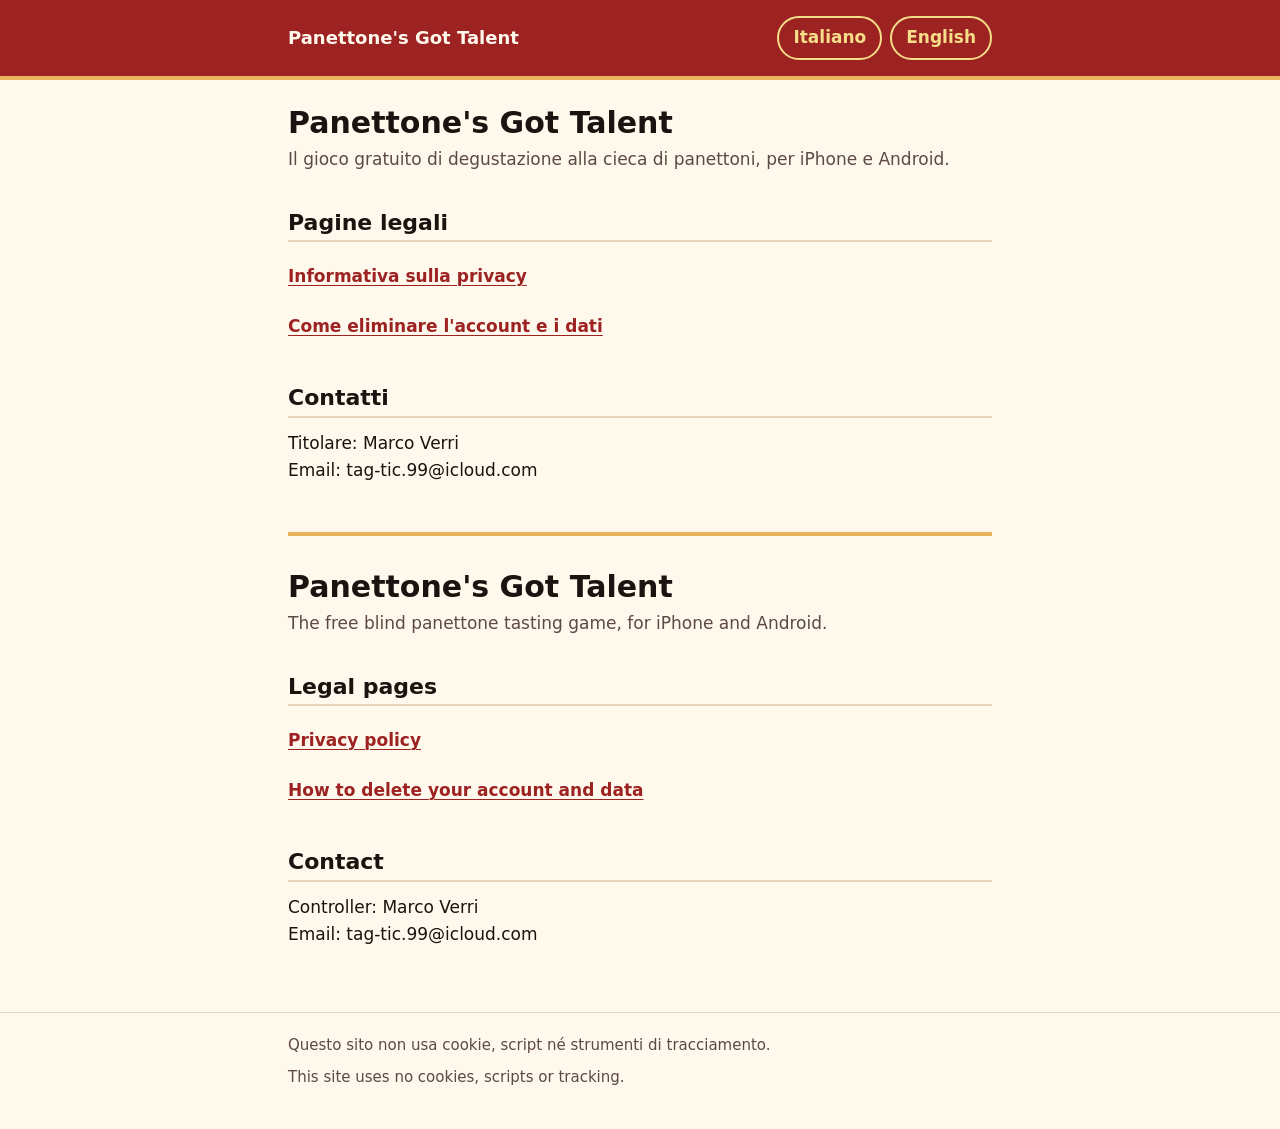
<file: index.html>
<!doctype html>
<html lang="it">
<head>
  <meta charset="utf-8">
  <meta name="viewport" content="width=device-width, initial-scale=1">
  <meta name="robots" content="index,follow">
  <meta name="color-scheme" content="light dark">
  <meta name="referrer" content="no-referrer">
  <meta http-equiv="Content-Security-Policy" content="default-src 'none'; style-src 'self'; img-src 'self' data:; base-uri 'none'; form-action 'none'">
  <meta name="description" content="Pagine legali dell'app Panettone's Got Talent: informativa sulla privacy ed eliminazione dell'account. Legal pages of the Panettone's Got Talent app: privacy policy and account deletion.">
  <title>Panettone's Got Talent – Pagine legali · Legal</title>
  <link rel="icon" href="data:,">
  <link rel="stylesheet" href="assets/style.css">
</head>
<body>
  <header class="site-header">
    <div class="inner">
      <a class="brand" href="./">Panettone's Got Talent</a>
      <nav class="lang-switch" aria-label="Lingua / Language">
        <a href="#it" lang="it">Italiano</a>
        <a href="#en" lang="en">English</a>
      </nav>
    </div>
  </header>

  <main>
    <section id="it" lang="it">
      <h1>Panettone's Got Talent</h1>
      <p class="meta">Il gioco gratuito di degustazione alla cieca di panettoni, per iPhone e Android.</p>

      <h2>Pagine legali</h2>
      <ul class="link-list">
        <li><a href="privacy/#it">Informativa sulla privacy</a></li>
        <li><a href="delete-account/#it">Come eliminare l'account e i dati</a></li>
      </ul>

      <h2>Contatti</h2>
      <p>Titolare: Marco Verri<br>Email: tag-tic.99@icloud.com</p>
    </section>

    <section id="en" lang="en">
      <h1>Panettone's Got Talent</h1>
      <p class="meta">The free blind panettone tasting game, for iPhone and Android.</p>

      <h2>Legal pages</h2>
      <ul class="link-list">
        <li><a href="privacy/#en">Privacy policy</a></li>
        <li><a href="delete-account/#en">How to delete your account and data</a></li>
      </ul>

      <h2>Contact</h2>
      <p>Controller: Marco Verri<br>Email: tag-tic.99@icloud.com</p>
    </section>
  </main>

  <footer class="site-footer">
    <div class="inner">
      <p lang="it">Questo sito non usa cookie, script né strumenti di tracciamento.</p>
      <p lang="en">This site uses no cookies, scripts or tracking.</p>
    </div>
  </footer>
</body>
</html>
</file>
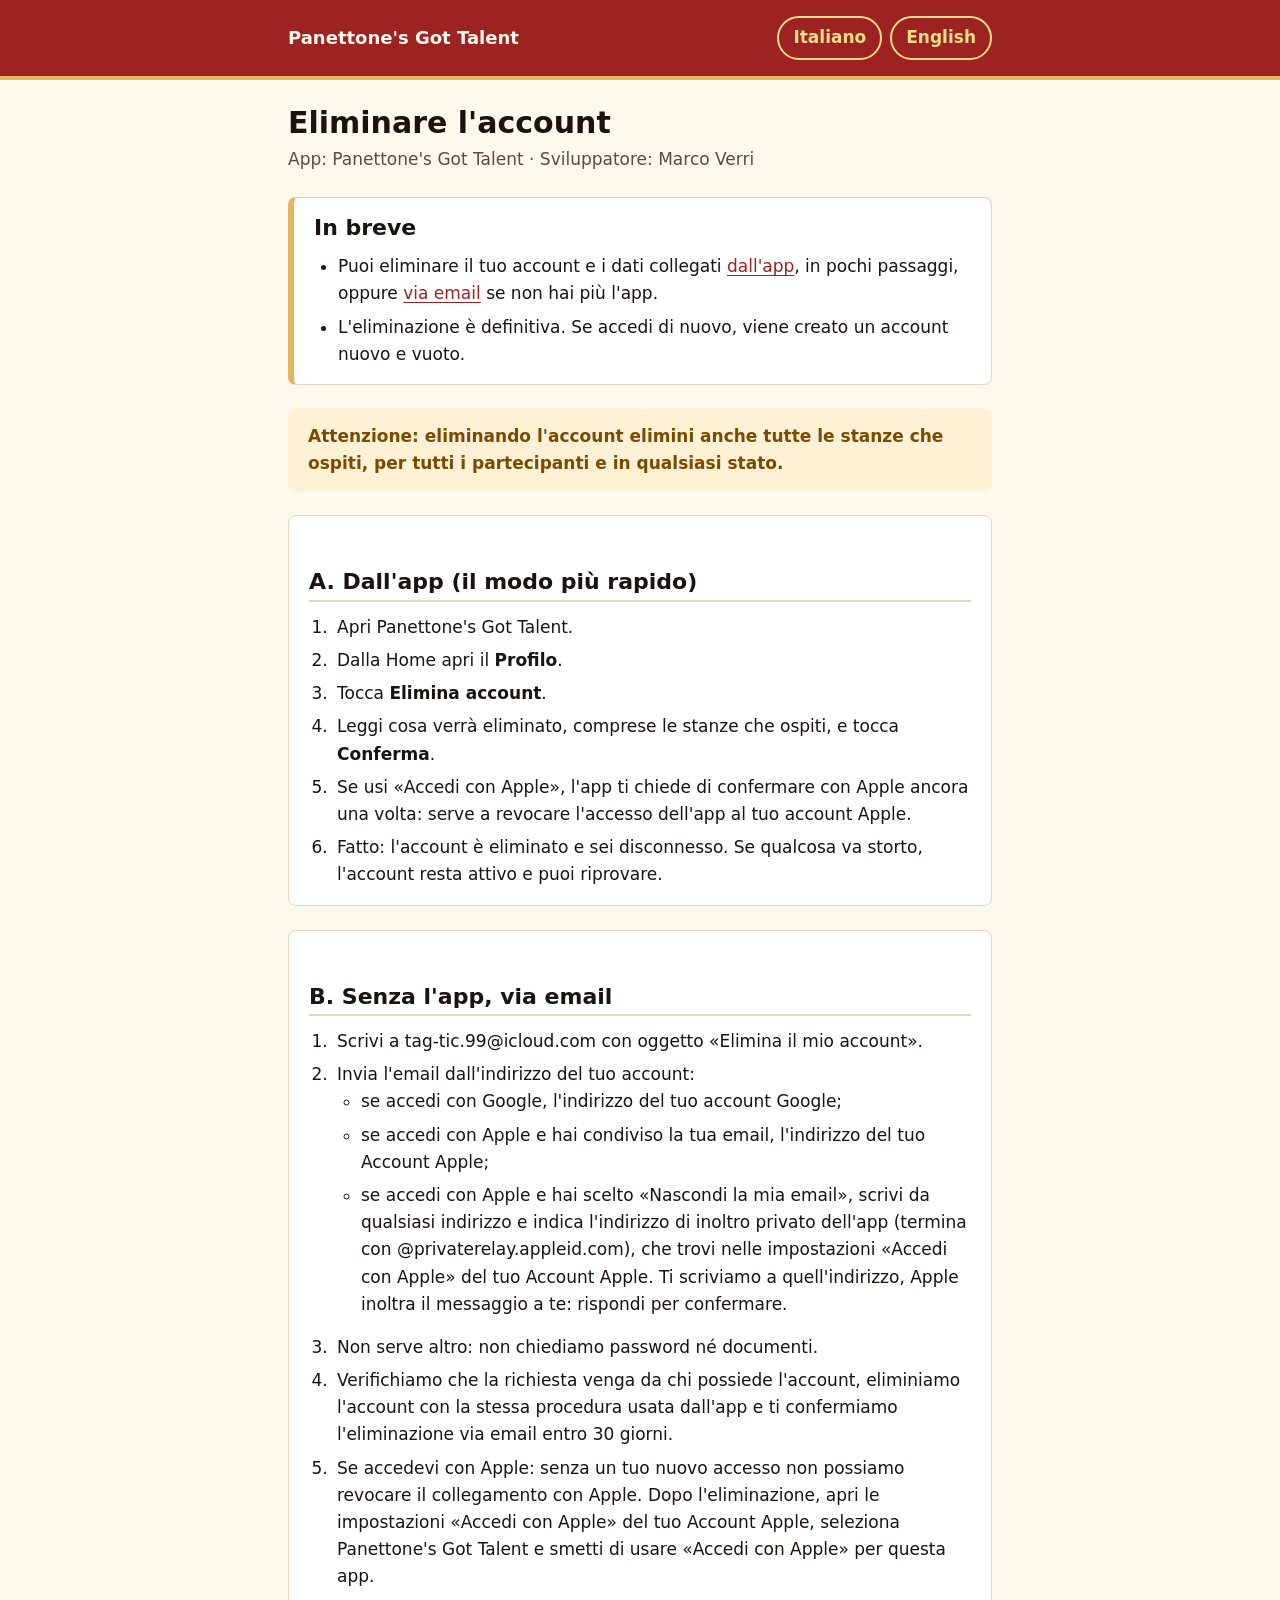
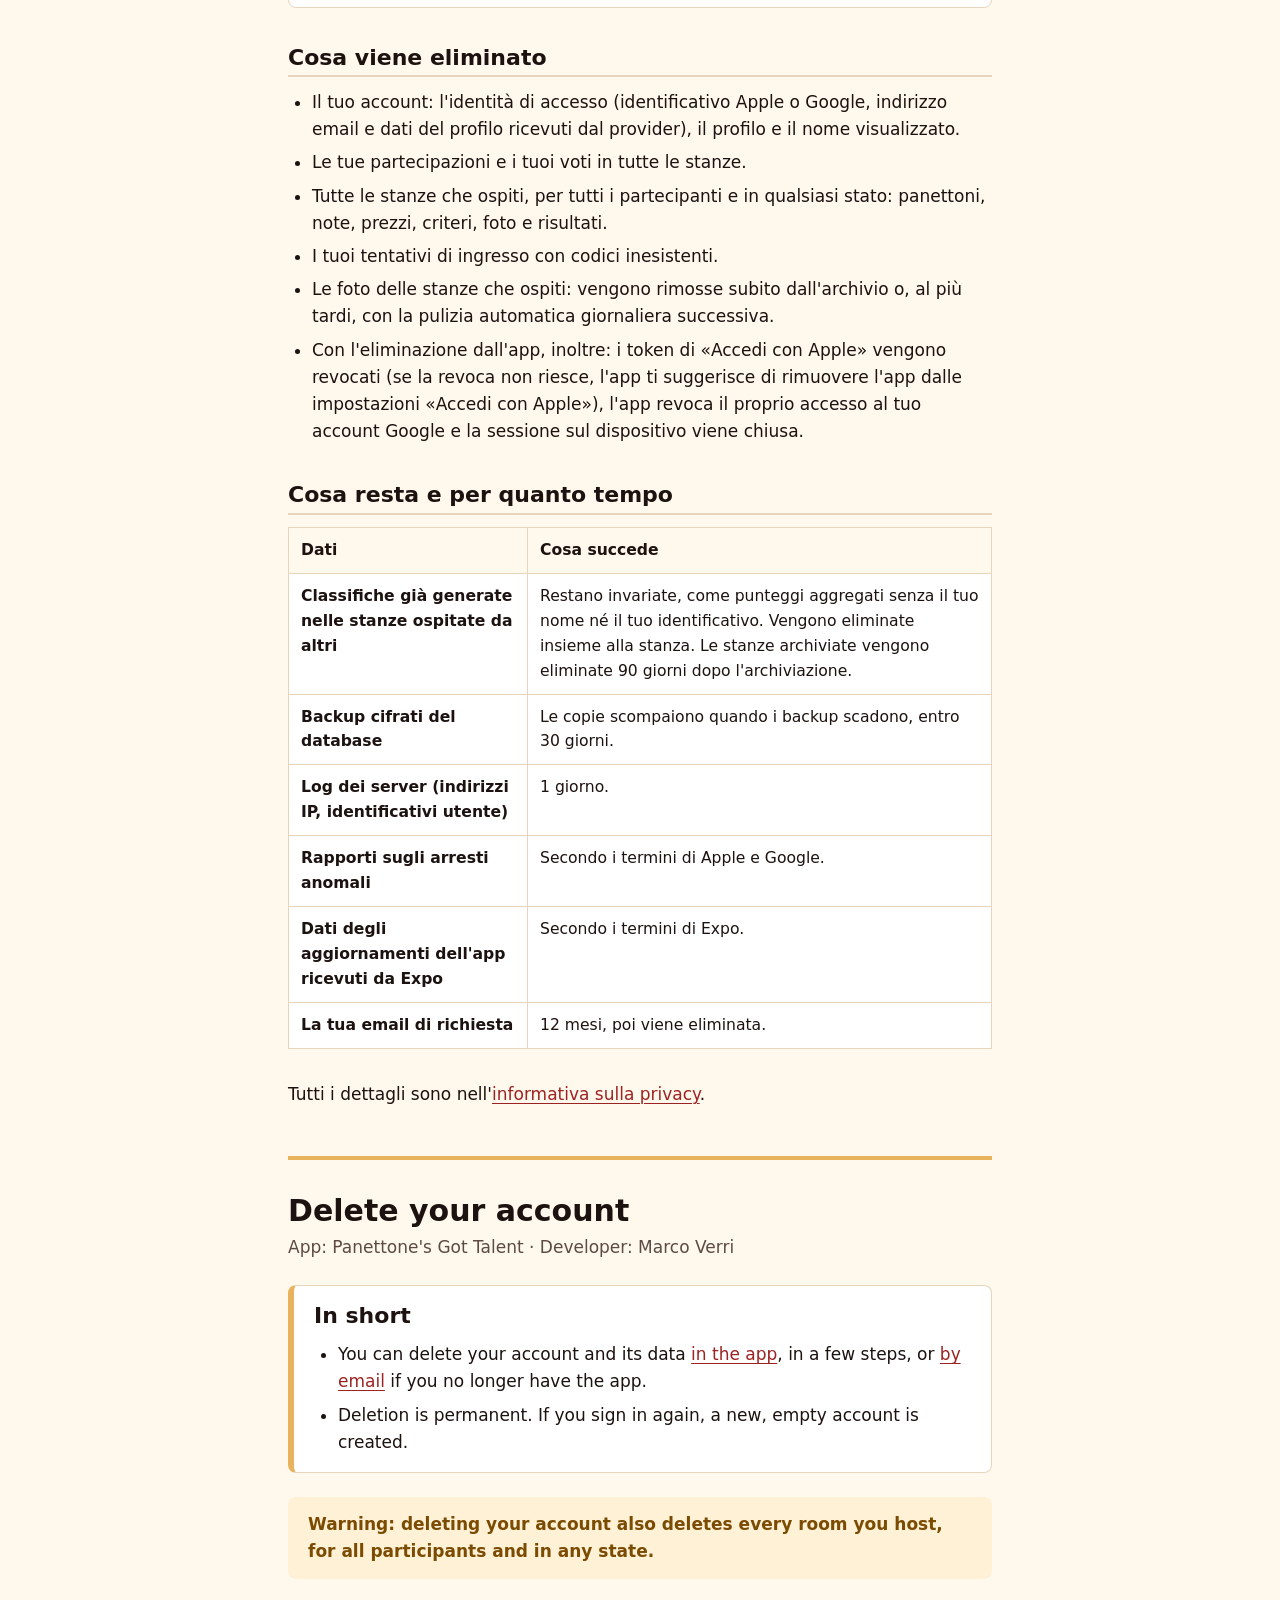
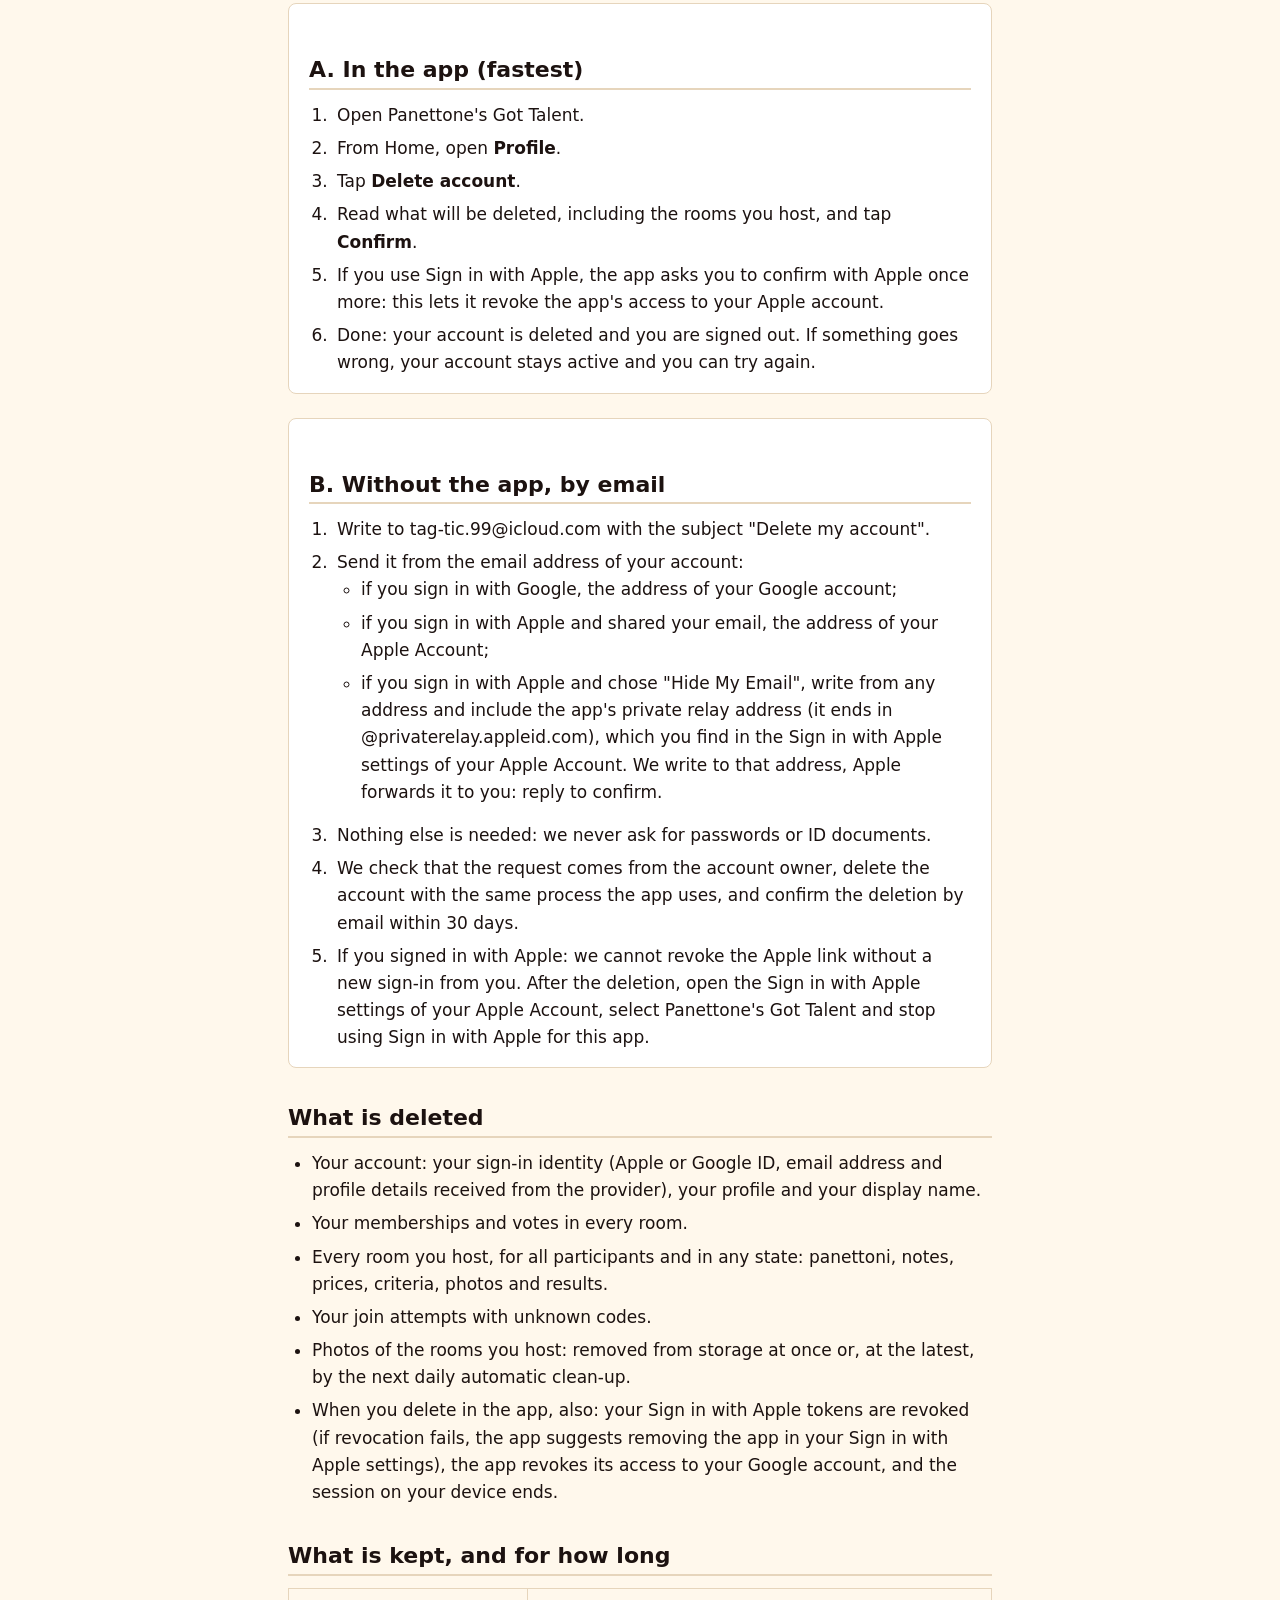
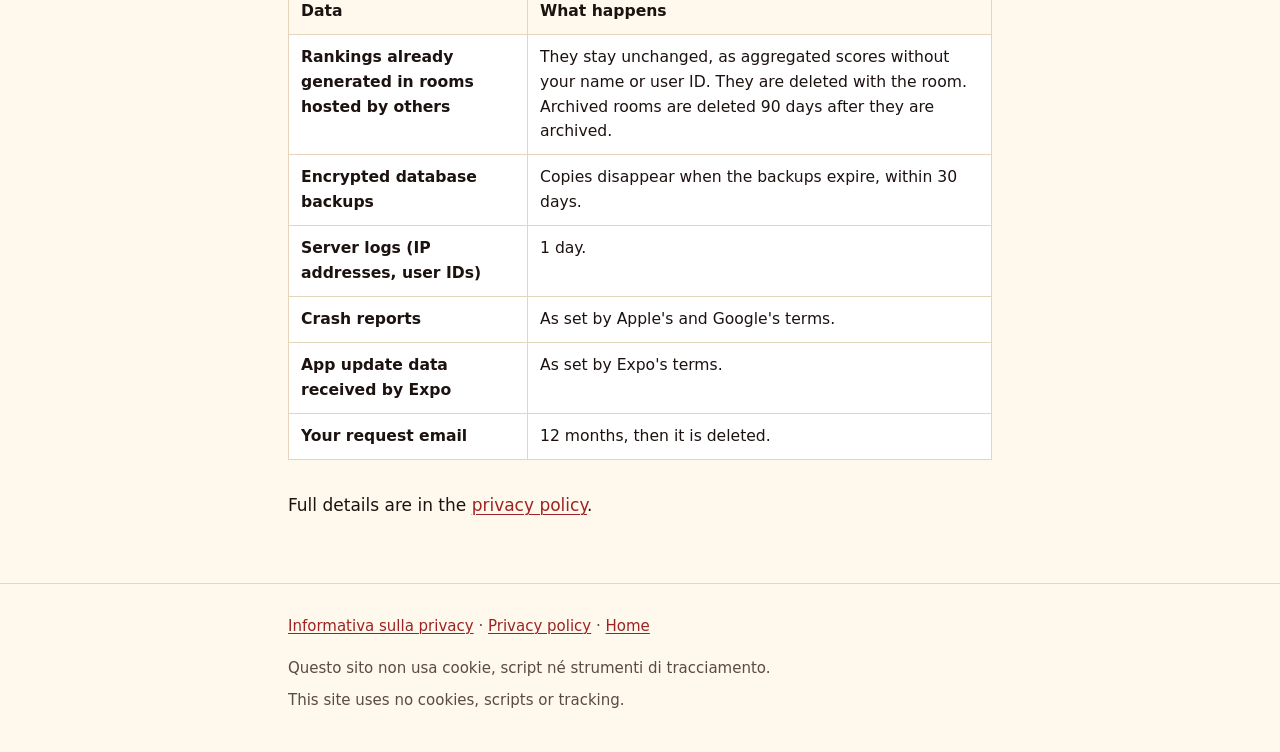
<file: delete-account/index.html>
<!doctype html>
<html lang="it">
<head>
  <meta charset="utf-8">
  <meta name="viewport" content="width=device-width, initial-scale=1">
  <meta name="robots" content="index,follow">
  <meta name="color-scheme" content="light dark">
  <meta name="referrer" content="no-referrer">
  <meta http-equiv="Content-Security-Policy" content="default-src 'none'; style-src 'self'; img-src 'self' data:; base-uri 'none'; form-action 'none'">
  <meta name="description" content="Come eliminare l'account di Panettone's Got Talent e i dati collegati. How to delete your Panettone's Got Talent account and its data.">
  <title>Eliminare l'account · Delete your account – Panettone's Got Talent</title>
  <link rel="icon" href="data:,">
  <link rel="stylesheet" href="../assets/style.css">
</head>
<body>
  <header class="site-header">
    <div class="inner">
      <a class="brand" href="../">Panettone's Got Talent</a>
      <nav class="lang-switch" aria-label="Lingua / Language">
        <a href="#it" lang="it">Italiano</a>
        <a href="#en" lang="en">English</a>
      </nav>
    </div>
  </header>

  <main>
    <!-- ============================== ITALIANO ============================== -->
    <section id="it" lang="it">
      <h1>Eliminare l'account</h1>
      <p class="meta">App: Panettone's Got Talent · Sviluppatore: Marco Verri</p>

      <div class="summary">
        <h2 id="it-in-breve">In breve</h2>
        <ul>
          <li>Puoi eliminare il tuo account e i dati collegati <a href="#it-app">dall'app</a>, in pochi passaggi, oppure <a href="#it-email">via email</a> se non hai più l'app.</li>
          <li>L'eliminazione è definitiva. Se accedi di nuovo, viene creato un account nuovo e vuoto.</li>
        </ul>
      </div>

      <div class="notice" role="note">
        <p>Attenzione: eliminando l'account elimini anche tutte le stanze che ospiti, per tutti i partecipanti e in qualsiasi stato.</p>
      </div>

      <div class="card">
        <h2 id="it-app">A. Dall'app (il modo più rapido)</h2>
        <ol class="steps">
          <li>Apri Panettone's Got Talent.</li>
          <li>Dalla Home apri il <strong>Profilo</strong>.</li>
          <li>Tocca <strong>Elimina account</strong>.</li>
          <li>Leggi cosa verrà eliminato, comprese le stanze che ospiti, e tocca <strong>Conferma</strong>.</li>
          <li>Se usi «Accedi con Apple», l'app ti chiede di confermare con Apple ancora una volta: serve a revocare l'accesso dell'app al tuo account Apple.</li>
          <li>Fatto: l'account è eliminato e sei disconnesso. Se qualcosa va storto, l'account resta attivo e puoi riprovare.</li>
        </ol>
      </div>

      <div class="card">
        <h2 id="it-email">B. Senza l'app, via email</h2>
        <ol class="steps">
          <li>Scrivi a tag-tic.99@icloud.com con oggetto «Elimina il mio account».</li>
          <li>Invia l'email dall'indirizzo del tuo account:
            <ul>
              <li>se accedi con Google, l'indirizzo del tuo account Google;</li>
              <li>se accedi con Apple e hai condiviso la tua email, l'indirizzo del tuo Account Apple;</li>
              <li>se accedi con Apple e hai scelto «Nascondi la mia email», scrivi da qualsiasi indirizzo e indica l'indirizzo di inoltro privato dell'app (termina con @privaterelay.appleid.com), che trovi nelle impostazioni «Accedi con Apple» del tuo Account Apple. Ti scriviamo a quell'indirizzo, Apple inoltra il messaggio a te: rispondi per confermare.</li>
            </ul>
          </li>
          <li>Non serve altro: non chiediamo password né documenti.</li>
          <li>Verifichiamo che la richiesta venga da chi possiede l'account, eliminiamo l'account con la stessa procedura usata dall'app e ti confermiamo l'eliminazione via email entro 30 giorni.</li>
          <li>Se accedevi con Apple: senza un tuo nuovo accesso non possiamo revocare il collegamento con Apple. Dopo l'eliminazione, apri le impostazioni «Accedi con Apple» del tuo Account Apple, seleziona Panettone's Got Talent e smetti di usare «Accedi con Apple» per questa app.</li>
        </ol>
      </div>

      <h2 id="it-eliminato">Cosa viene eliminato</h2>
      <ul>
        <li>Il tuo account: l'identità di accesso (identificativo Apple o Google, indirizzo email e dati del profilo ricevuti dal provider), il profilo e il nome visualizzato.</li>
        <li>Le tue partecipazioni e i tuoi voti in tutte le stanze.</li>
        <li>Tutte le stanze che ospiti, per tutti i partecipanti e in qualsiasi stato: panettoni, note, prezzi, criteri, foto e risultati.</li>
        <li>I tuoi tentativi di ingresso con codici inesistenti.</li>
        <li>Le foto delle stanze che ospiti: vengono rimosse subito dall'archivio o, al più tardi, con la pulizia automatica giornaliera successiva.</li>
        <li>Con l'eliminazione dall'app, inoltre: i token di «Accedi con Apple» vengono revocati (se la revoca non riesce, l'app ti suggerisce di rimuovere l'app dalle impostazioni «Accedi con Apple»), l'app revoca il proprio accesso al tuo account Google e la sessione sul dispositivo viene chiusa.</li>
      </ul>

      <h2 id="it-conservato">Cosa resta e per quanto tempo</h2>
      <div class="table-wrap">
        <table>
          <thead>
            <tr><th scope="col">Dati</th><th scope="col">Cosa succede</th></tr>
          </thead>
          <tbody>
            <tr>
              <th scope="row">Classifiche già generate nelle stanze ospitate da altri</th>
              <td>Restano invariate, come punteggi aggregati senza il tuo nome né il tuo identificativo. Vengono eliminate insieme alla stanza. Le stanze archiviate vengono eliminate 90 giorni dopo l'archiviazione.</td>
            </tr>
            <tr>
              <th scope="row">Backup cifrati del database</th>
              <td>Le copie scompaiono quando i backup scadono, entro 30 giorni.</td>
            </tr>
            <tr>
              <th scope="row">Log dei server (indirizzi IP, identificativi utente)</th>
              <td>1 giorno.</td>
            </tr>
            <tr>
              <th scope="row">Rapporti sugli arresti anomali</th>
              <td>Secondo i termini di Apple e Google.</td>
            </tr>
            <tr>
              <th scope="row">Dati degli aggiornamenti dell'app ricevuti da Expo</th>
              <td>Secondo i termini di Expo.</td>
            </tr>
            <tr>
              <th scope="row">La tua email di richiesta</th>
              <td>12 mesi, poi viene eliminata.</td>
            </tr>
          </tbody>
        </table>
      </div>
      <p>Tutti i dettagli sono nell'<a href="../privacy/#it">informativa sulla privacy</a>.</p>
    </section>

    <!-- ============================== ENGLISH ============================== -->
    <section id="en" lang="en">
      <h1>Delete your account</h1>
      <p class="meta">App: Panettone's Got Talent · Developer: Marco Verri</p>

      <div class="summary">
        <h2 id="en-summary">In short</h2>
        <ul>
          <li>You can delete your account and its data <a href="#en-app">in the app</a>, in a few steps, or <a href="#en-email">by email</a> if you no longer have the app.</li>
          <li>Deletion is permanent. If you sign in again, a new, empty account is created.</li>
        </ul>
      </div>

      <div class="notice" role="note">
        <p>Warning: deleting your account also deletes every room you host, for all participants and in any state.</p>
      </div>

      <div class="card">
        <h2 id="en-app">A. In the app (fastest)</h2>
        <ol class="steps">
          <li>Open Panettone's Got Talent.</li>
          <li>From Home, open <strong>Profile</strong>.</li>
          <li>Tap <strong>Delete account</strong>.</li>
          <li>Read what will be deleted, including the rooms you host, and tap <strong>Confirm</strong>.</li>
          <li>If you use Sign in with Apple, the app asks you to confirm with Apple once more: this lets it revoke the app's access to your Apple account.</li>
          <li>Done: your account is deleted and you are signed out. If something goes wrong, your account stays active and you can try again.</li>
        </ol>
      </div>

      <div class="card">
        <h2 id="en-email">B. Without the app, by email</h2>
        <ol class="steps">
          <li>Write to tag-tic.99@icloud.com with the subject "Delete my account".</li>
          <li>Send it from the email address of your account:
            <ul>
              <li>if you sign in with Google, the address of your Google account;</li>
              <li>if you sign in with Apple and shared your email, the address of your Apple Account;</li>
              <li>if you sign in with Apple and chose "Hide My Email", write from any address and include the app's private relay address (it ends in @privaterelay.appleid.com), which you find in the Sign in with Apple settings of your Apple Account. We write to that address, Apple forwards it to you: reply to confirm.</li>
            </ul>
          </li>
          <li>Nothing else is needed: we never ask for passwords or ID documents.</li>
          <li>We check that the request comes from the account owner, delete the account with the same process the app uses, and confirm the deletion by email within 30 days.</li>
          <li>If you signed in with Apple: we cannot revoke the Apple link without a new sign-in from you. After the deletion, open the Sign in with Apple settings of your Apple Account, select Panettone's Got Talent and stop using Sign in with Apple for this app.</li>
        </ol>
      </div>

      <h2 id="en-deleted">What is deleted</h2>
      <ul>
        <li>Your account: your sign-in identity (Apple or Google ID, email address and profile details received from the provider), your profile and your display name.</li>
        <li>Your memberships and votes in every room.</li>
        <li>Every room you host, for all participants and in any state: panettoni, notes, prices, criteria, photos and results.</li>
        <li>Your join attempts with unknown codes.</li>
        <li>Photos of the rooms you host: removed from storage at once or, at the latest, by the next daily automatic clean-up.</li>
        <li>When you delete in the app, also: your Sign in with Apple tokens are revoked (if revocation fails, the app suggests removing the app in your Sign in with Apple settings), the app revokes its access to your Google account, and the session on your device ends.</li>
      </ul>

      <h2 id="en-kept">What is kept, and for how long</h2>
      <div class="table-wrap">
        <table>
          <thead>
            <tr><th scope="col">Data</th><th scope="col">What happens</th></tr>
          </thead>
          <tbody>
            <tr>
              <th scope="row">Rankings already generated in rooms hosted by others</th>
              <td>They stay unchanged, as aggregated scores without your name or user ID. They are deleted with the room. Archived rooms are deleted 90 days after they are archived.</td>
            </tr>
            <tr>
              <th scope="row">Encrypted database backups</th>
              <td>Copies disappear when the backups expire, within 30 days.</td>
            </tr>
            <tr>
              <th scope="row">Server logs (IP addresses, user IDs)</th>
              <td>1 day.</td>
            </tr>
            <tr>
              <th scope="row">Crash reports</th>
              <td>As set by Apple's and Google's terms.</td>
            </tr>
            <tr>
              <th scope="row">App update data received by Expo</th>
              <td>As set by Expo's terms.</td>
            </tr>
            <tr>
              <th scope="row">Your request email</th>
              <td>12 months, then it is deleted.</td>
            </tr>
          </tbody>
        </table>
      </div>
      <p>Full details are in the <a href="../privacy/#en">privacy policy</a>.</p>
    </section>
  </main>

  <footer class="site-footer">
    <div class="inner">
      <p><a href="../privacy/#it" lang="it">Informativa sulla privacy</a> · <a href="../privacy/#en" lang="en">Privacy policy</a> · <a href="../">Home</a></p>
      <p lang="it">Questo sito non usa cookie, script né strumenti di tracciamento.</p>
      <p lang="en">This site uses no cookies, scripts or tracking.</p>
    </div>
  </footer>
</body>
</html>
</file>
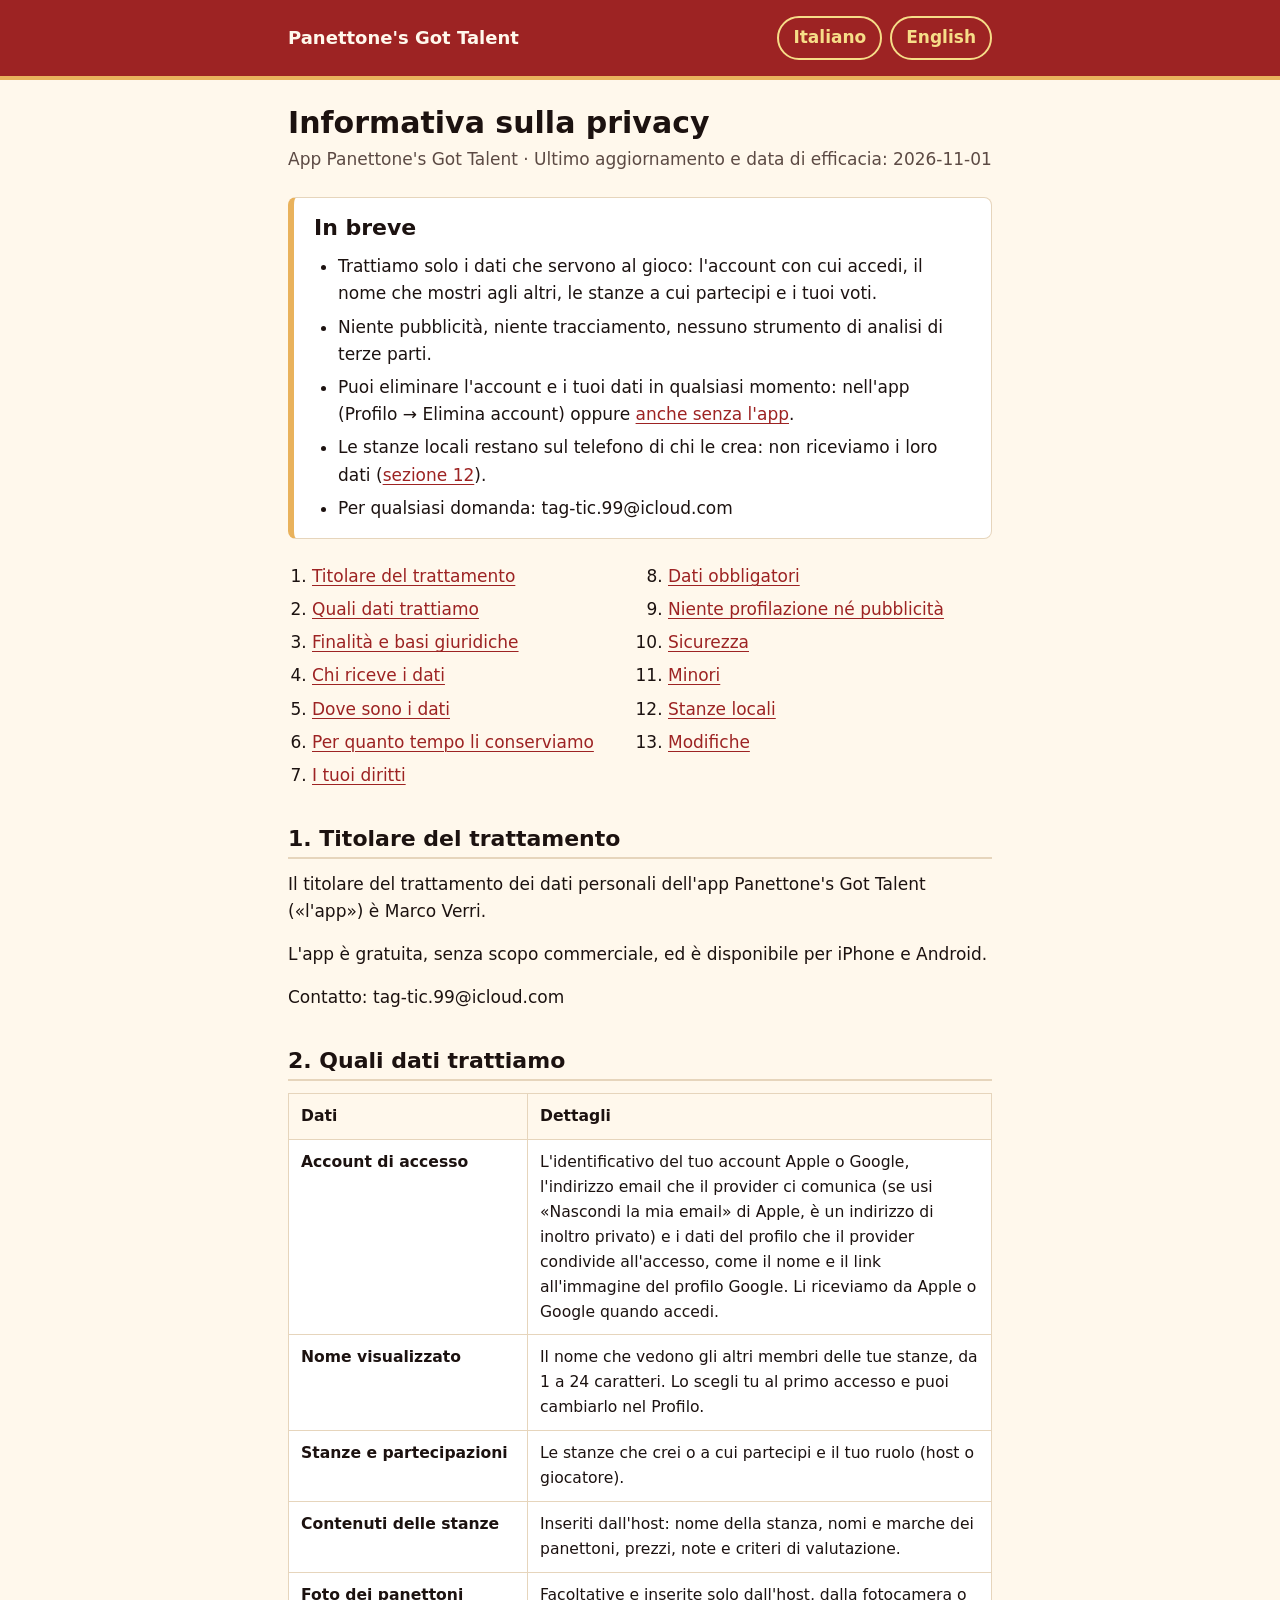
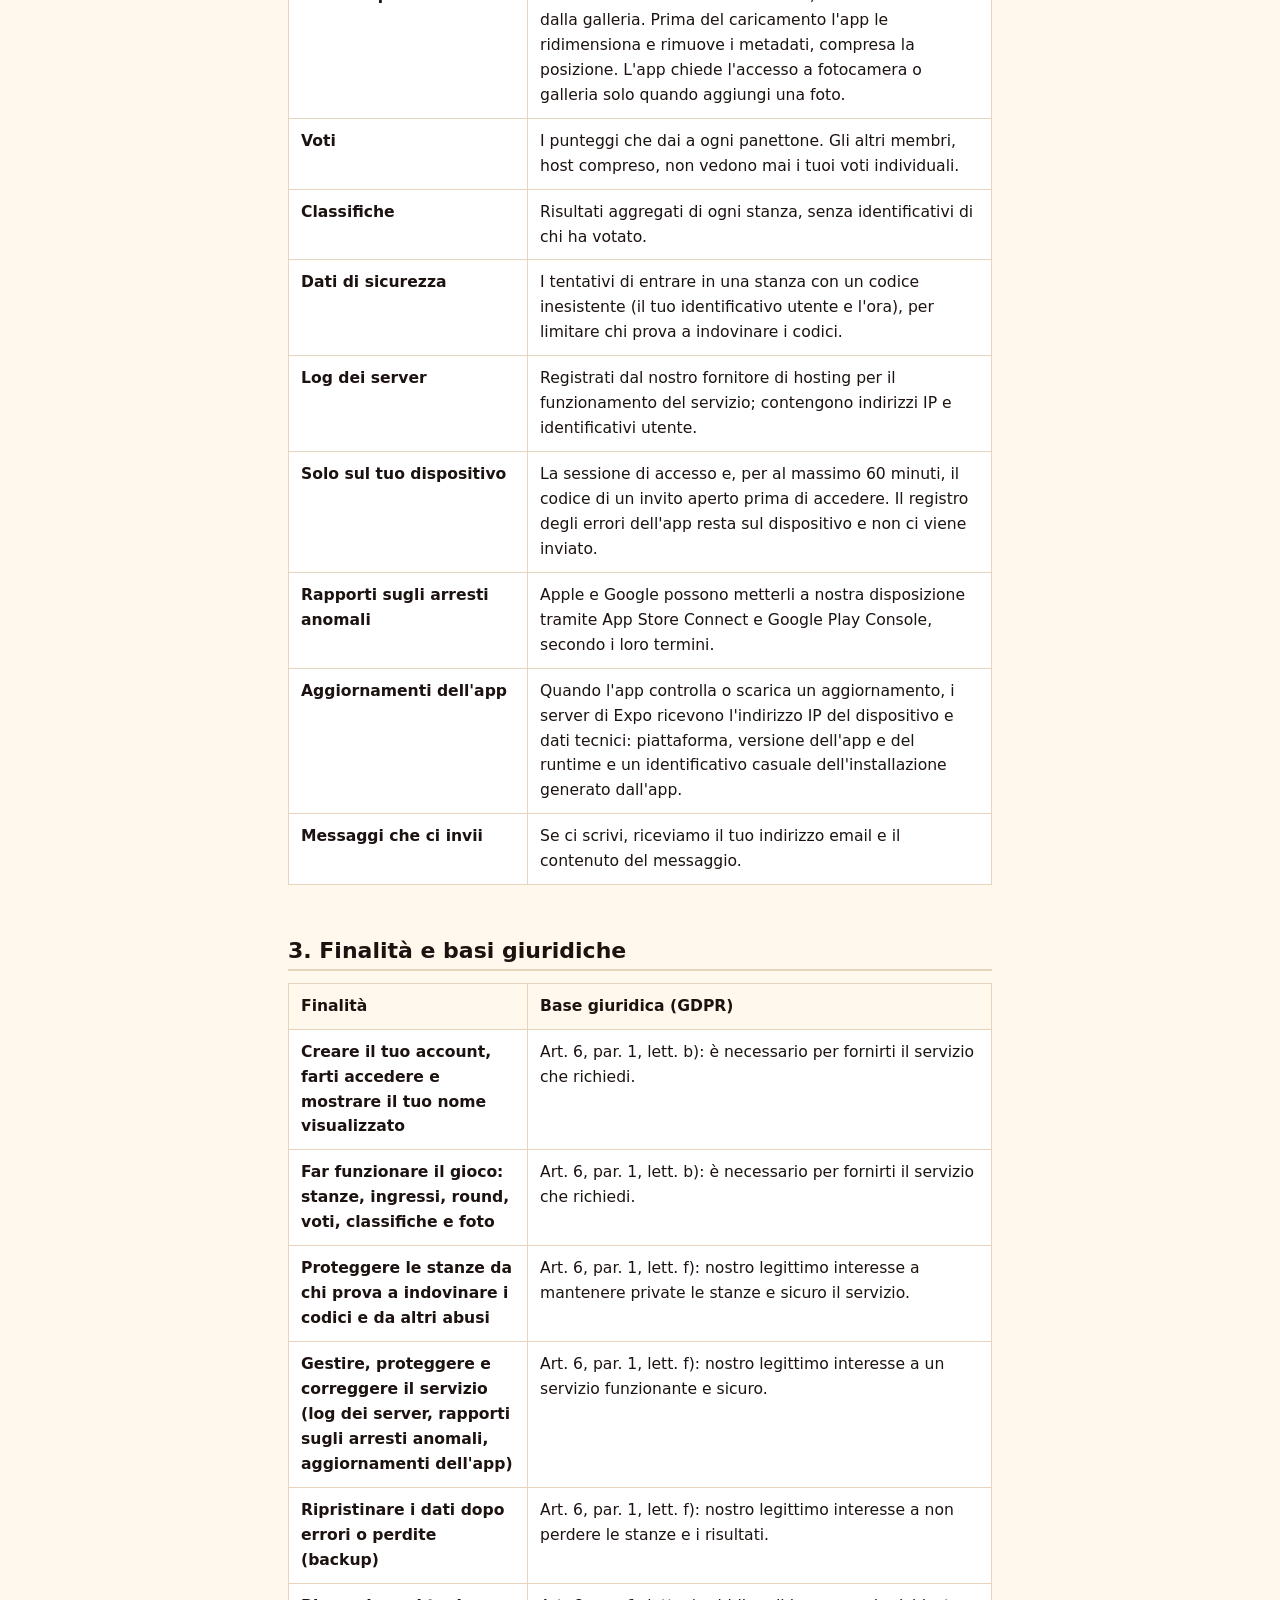
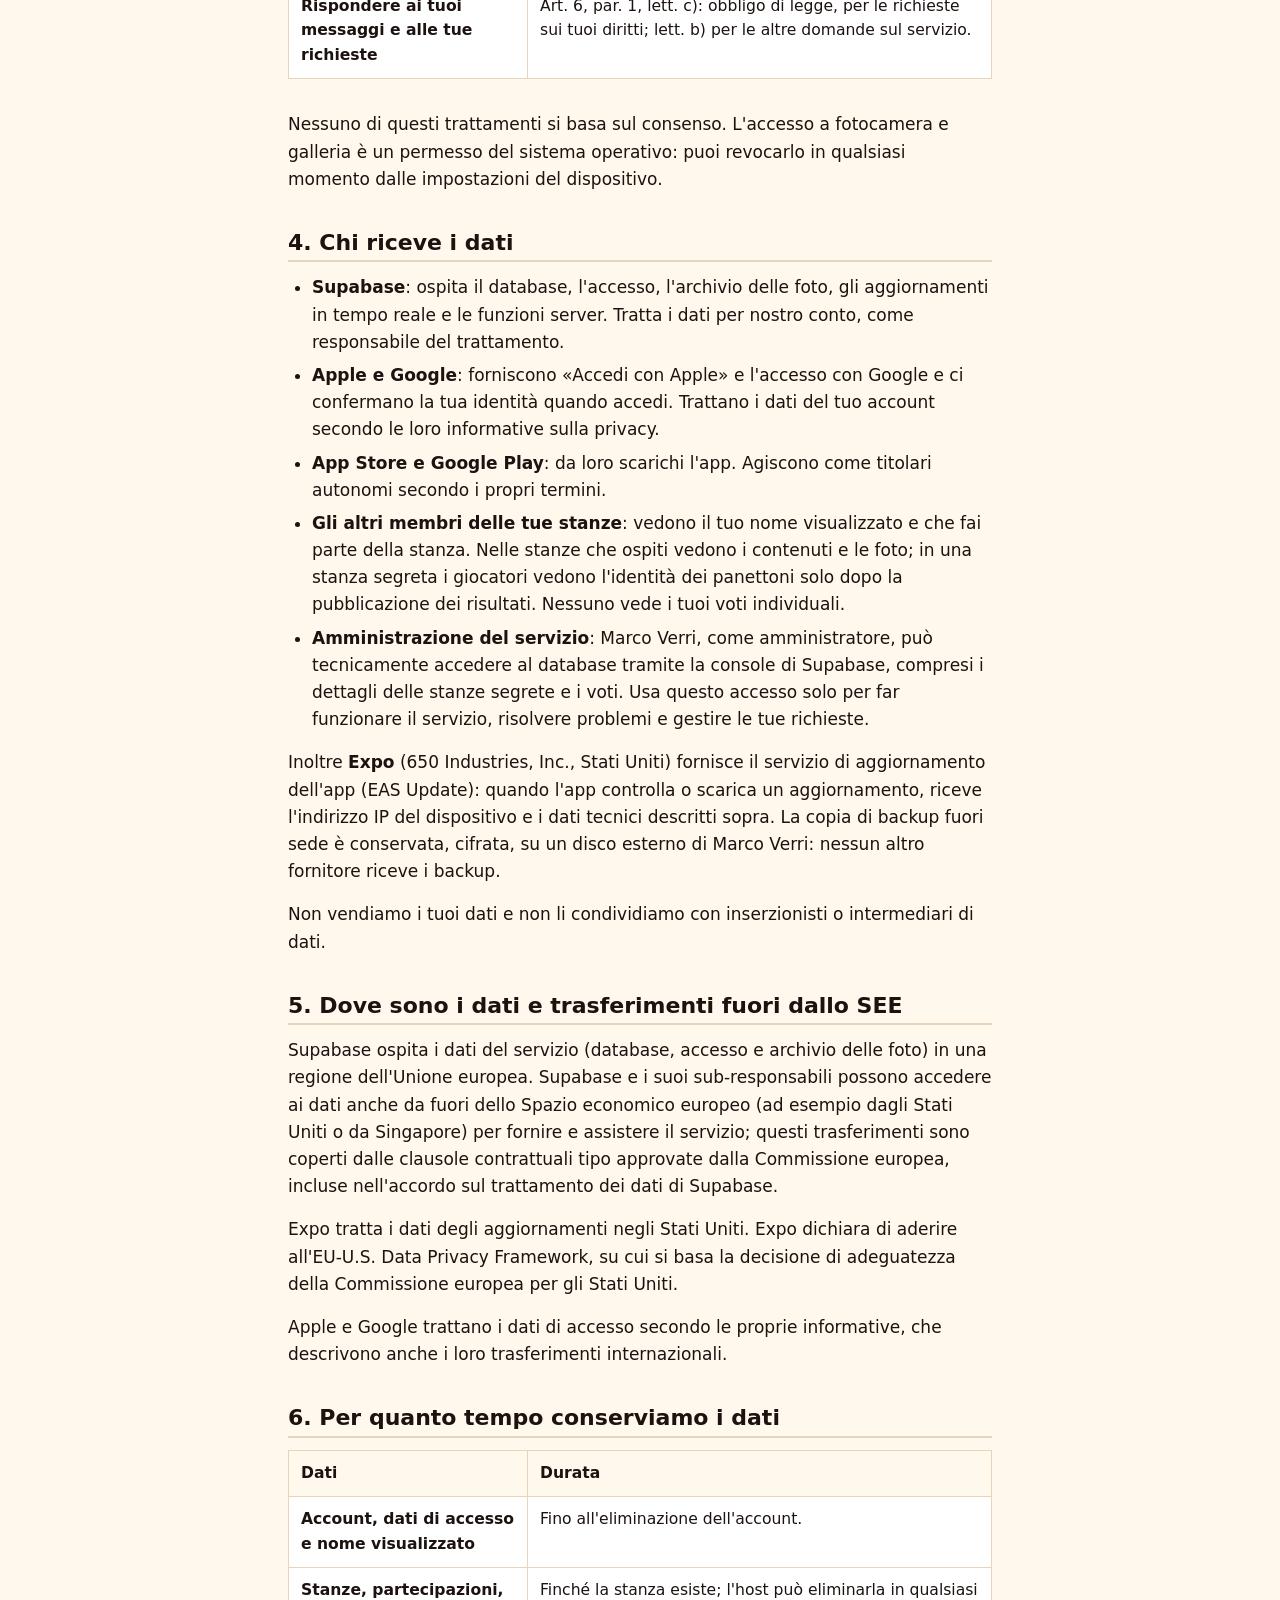
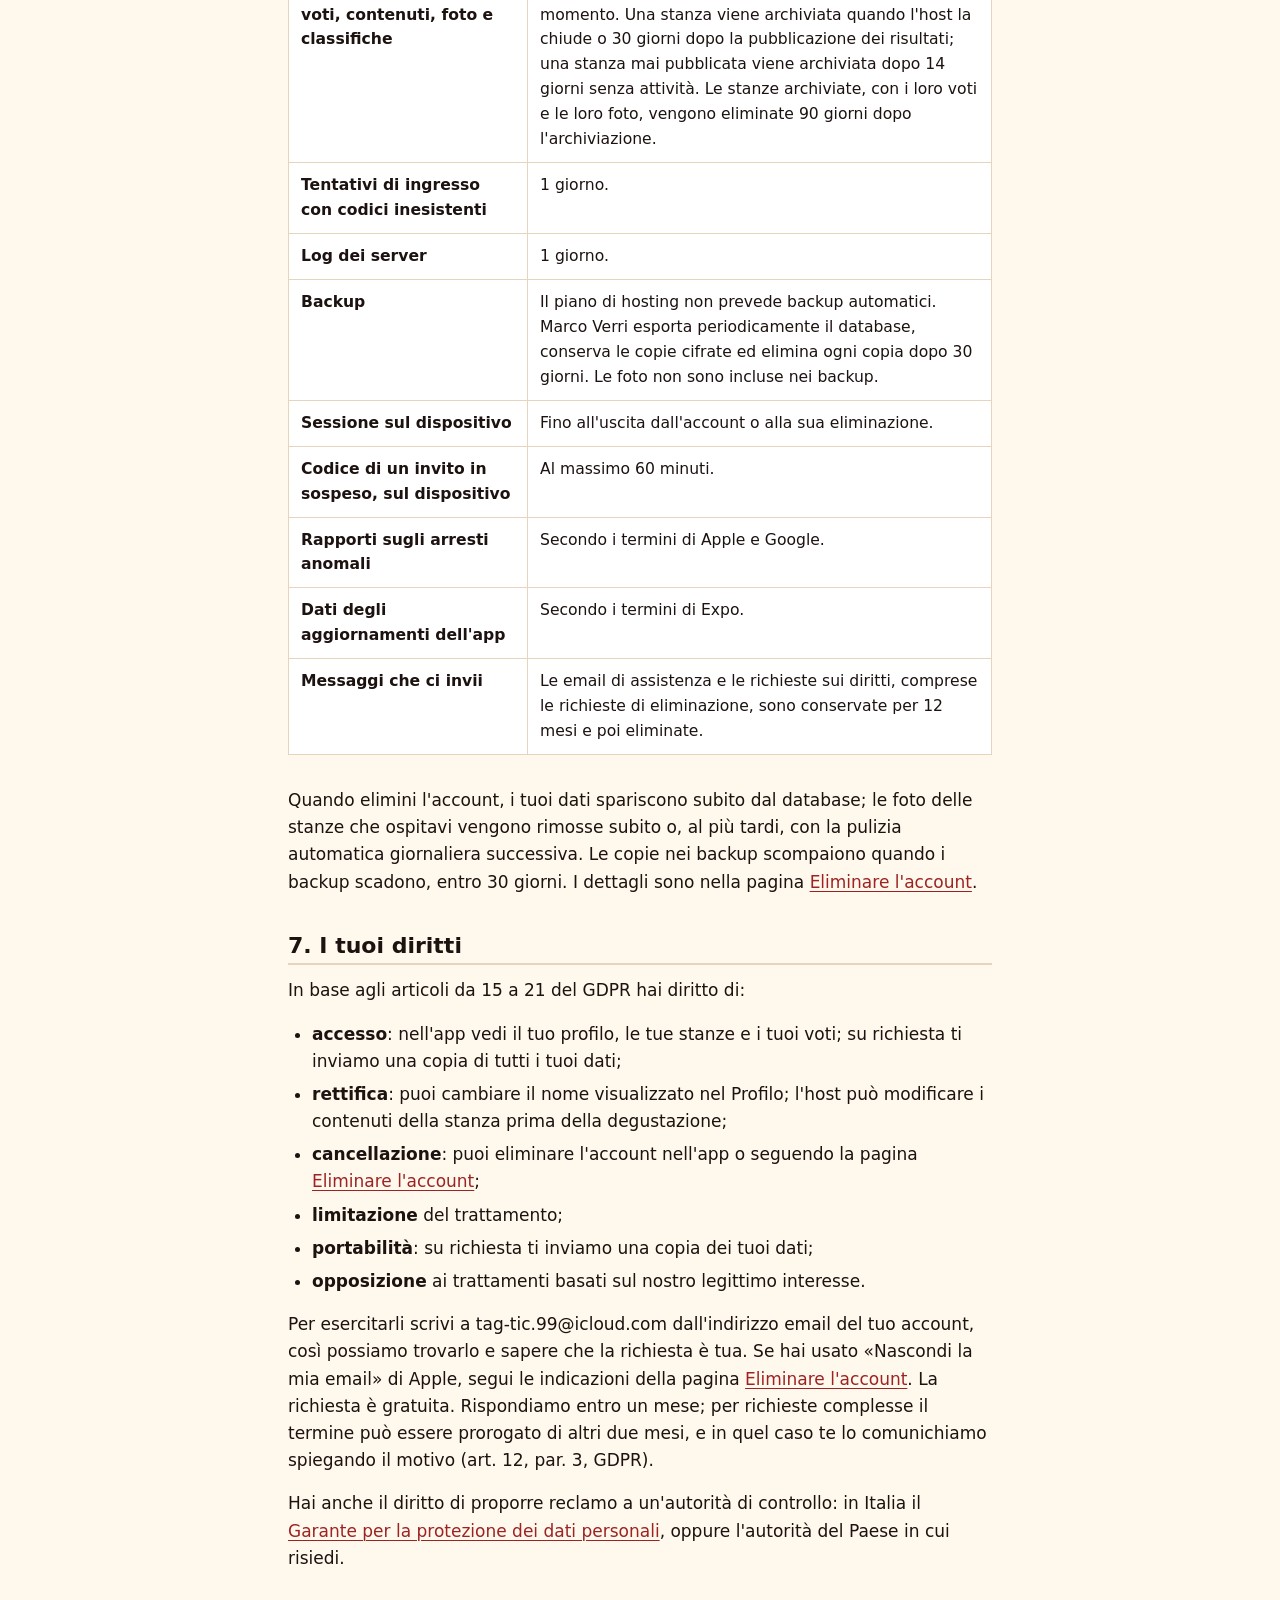
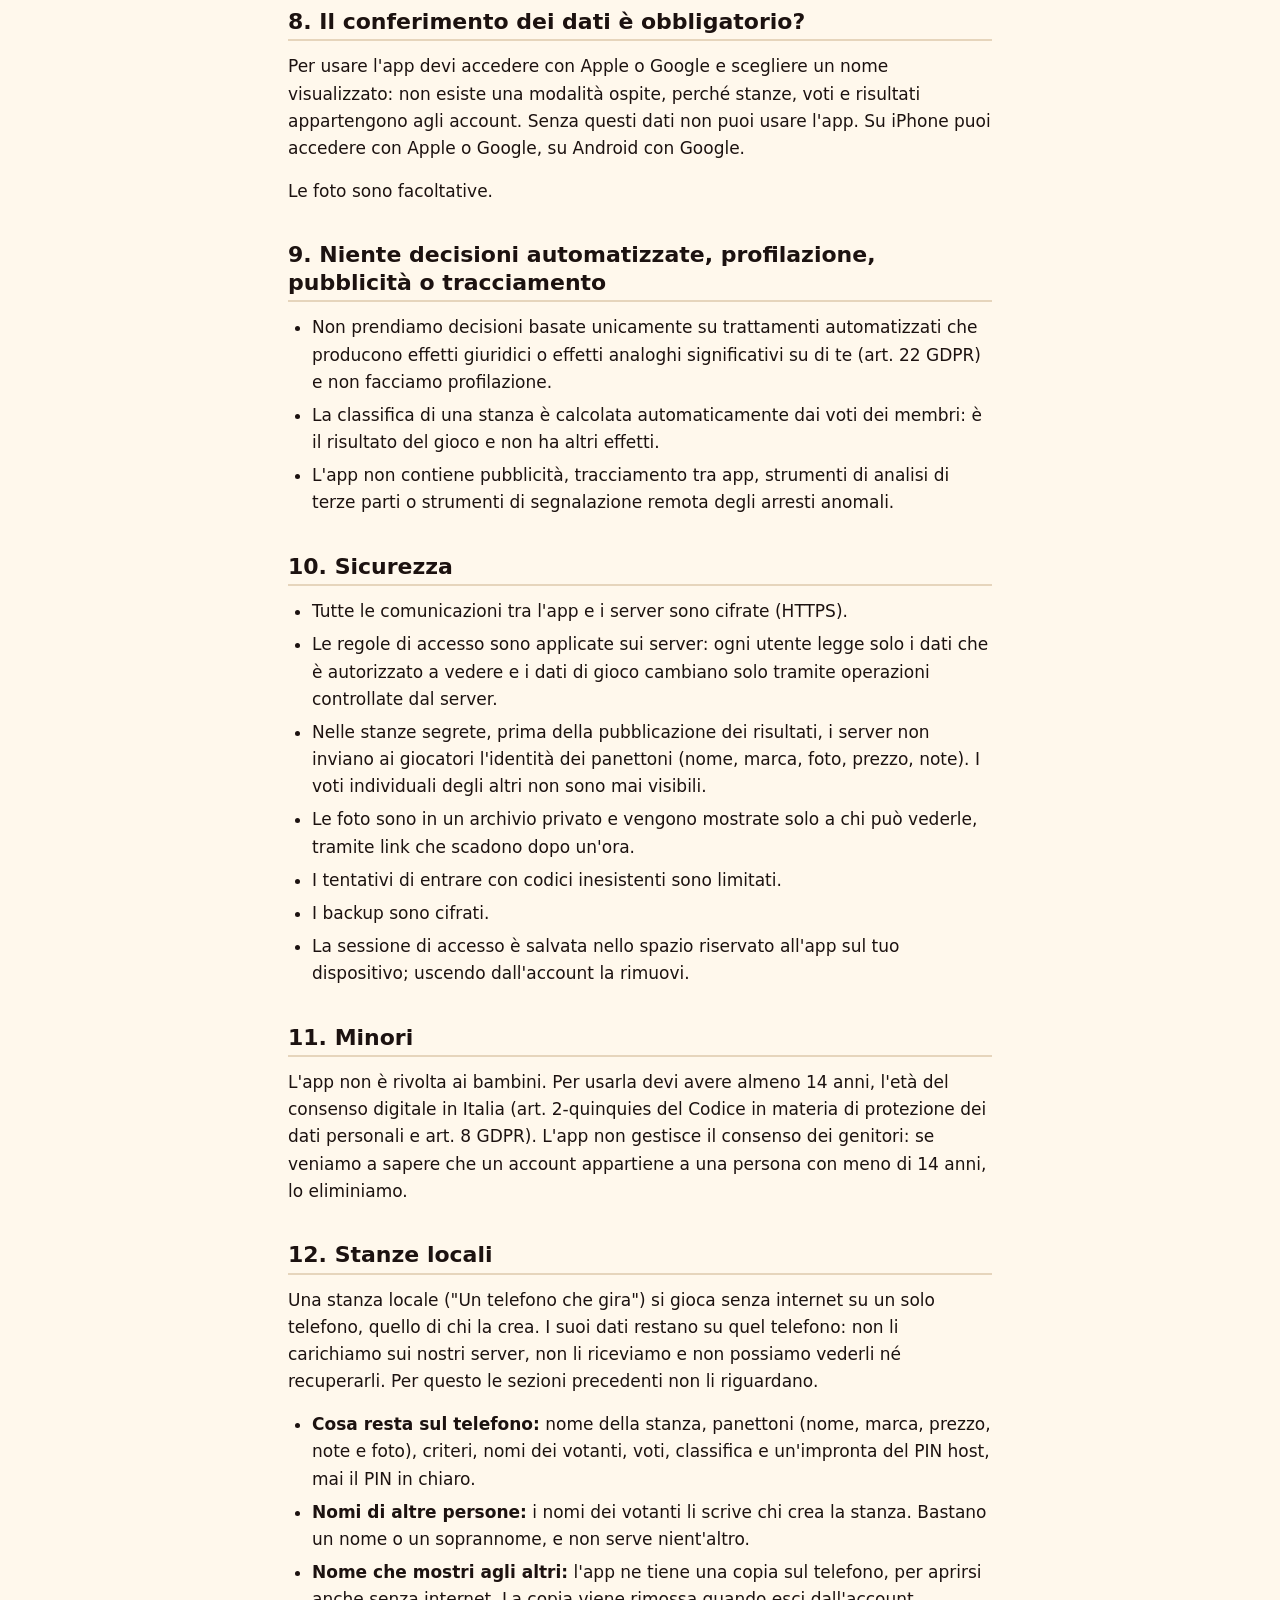
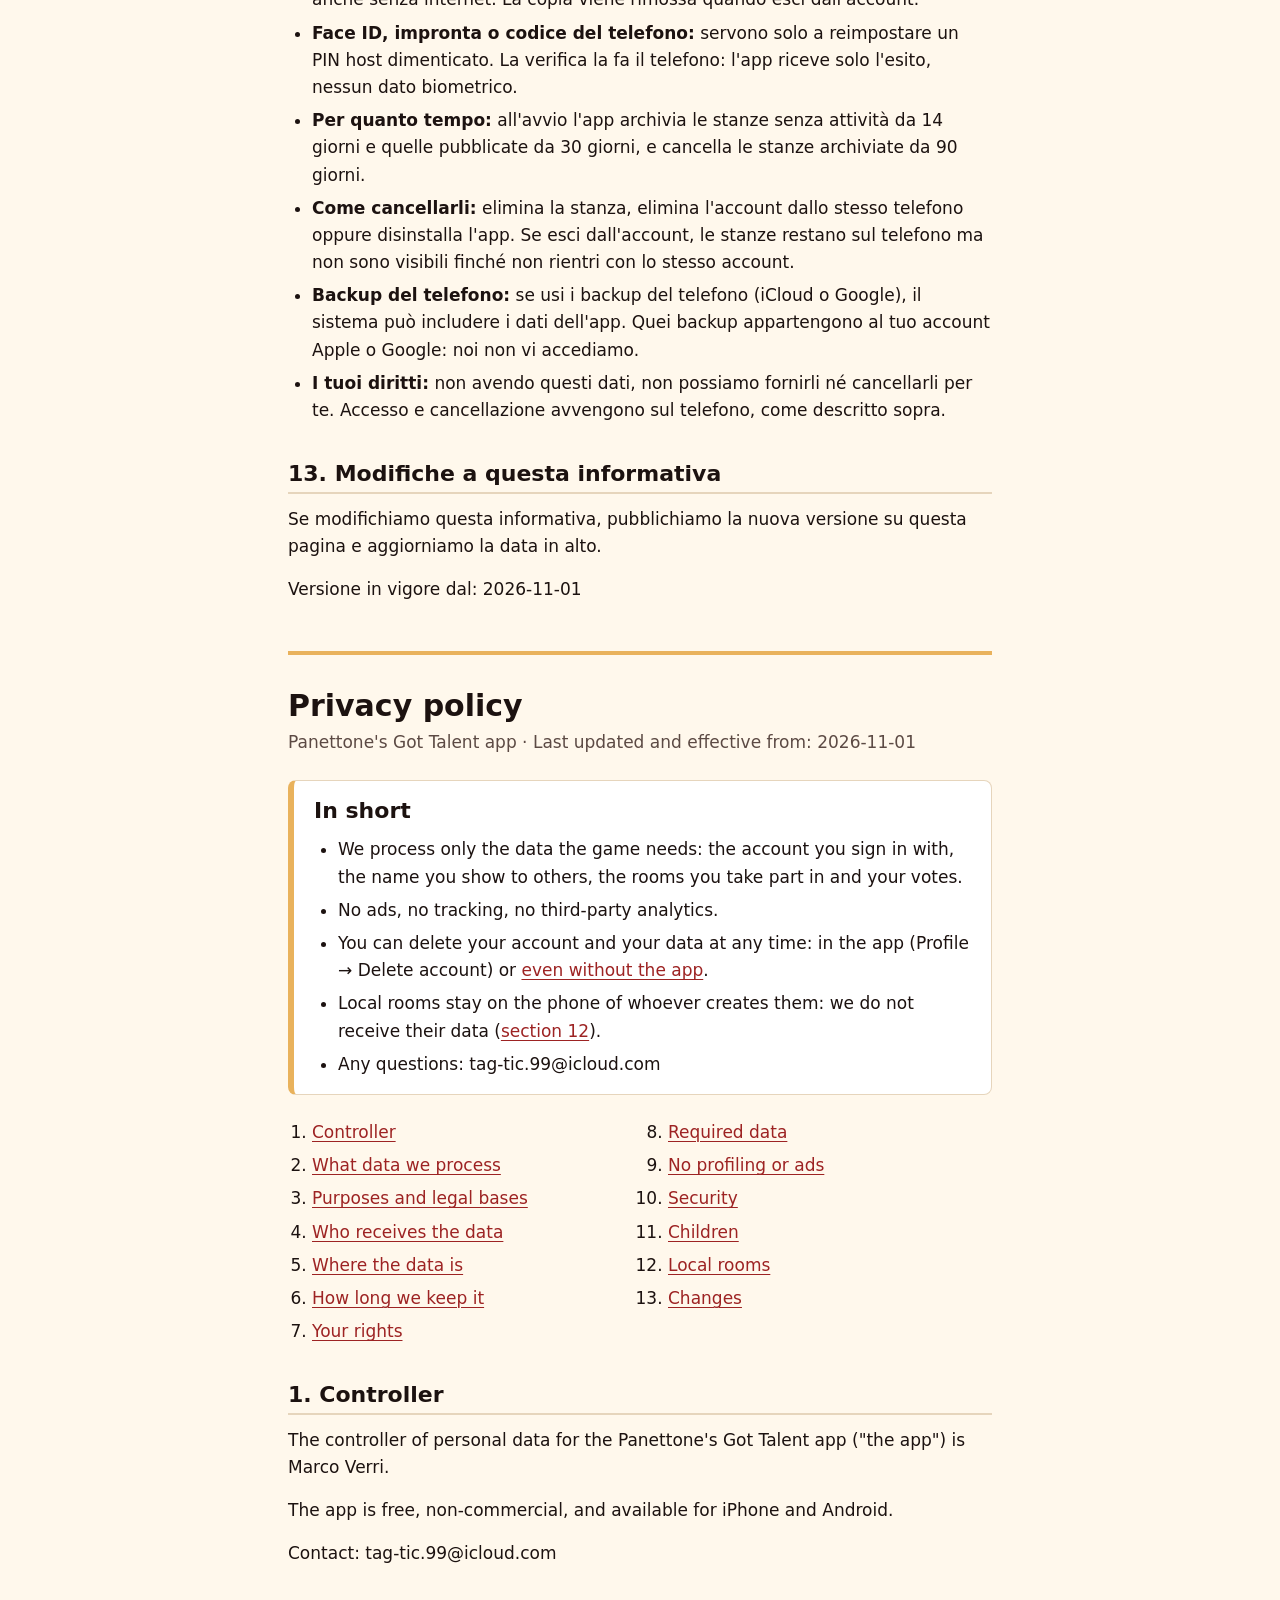
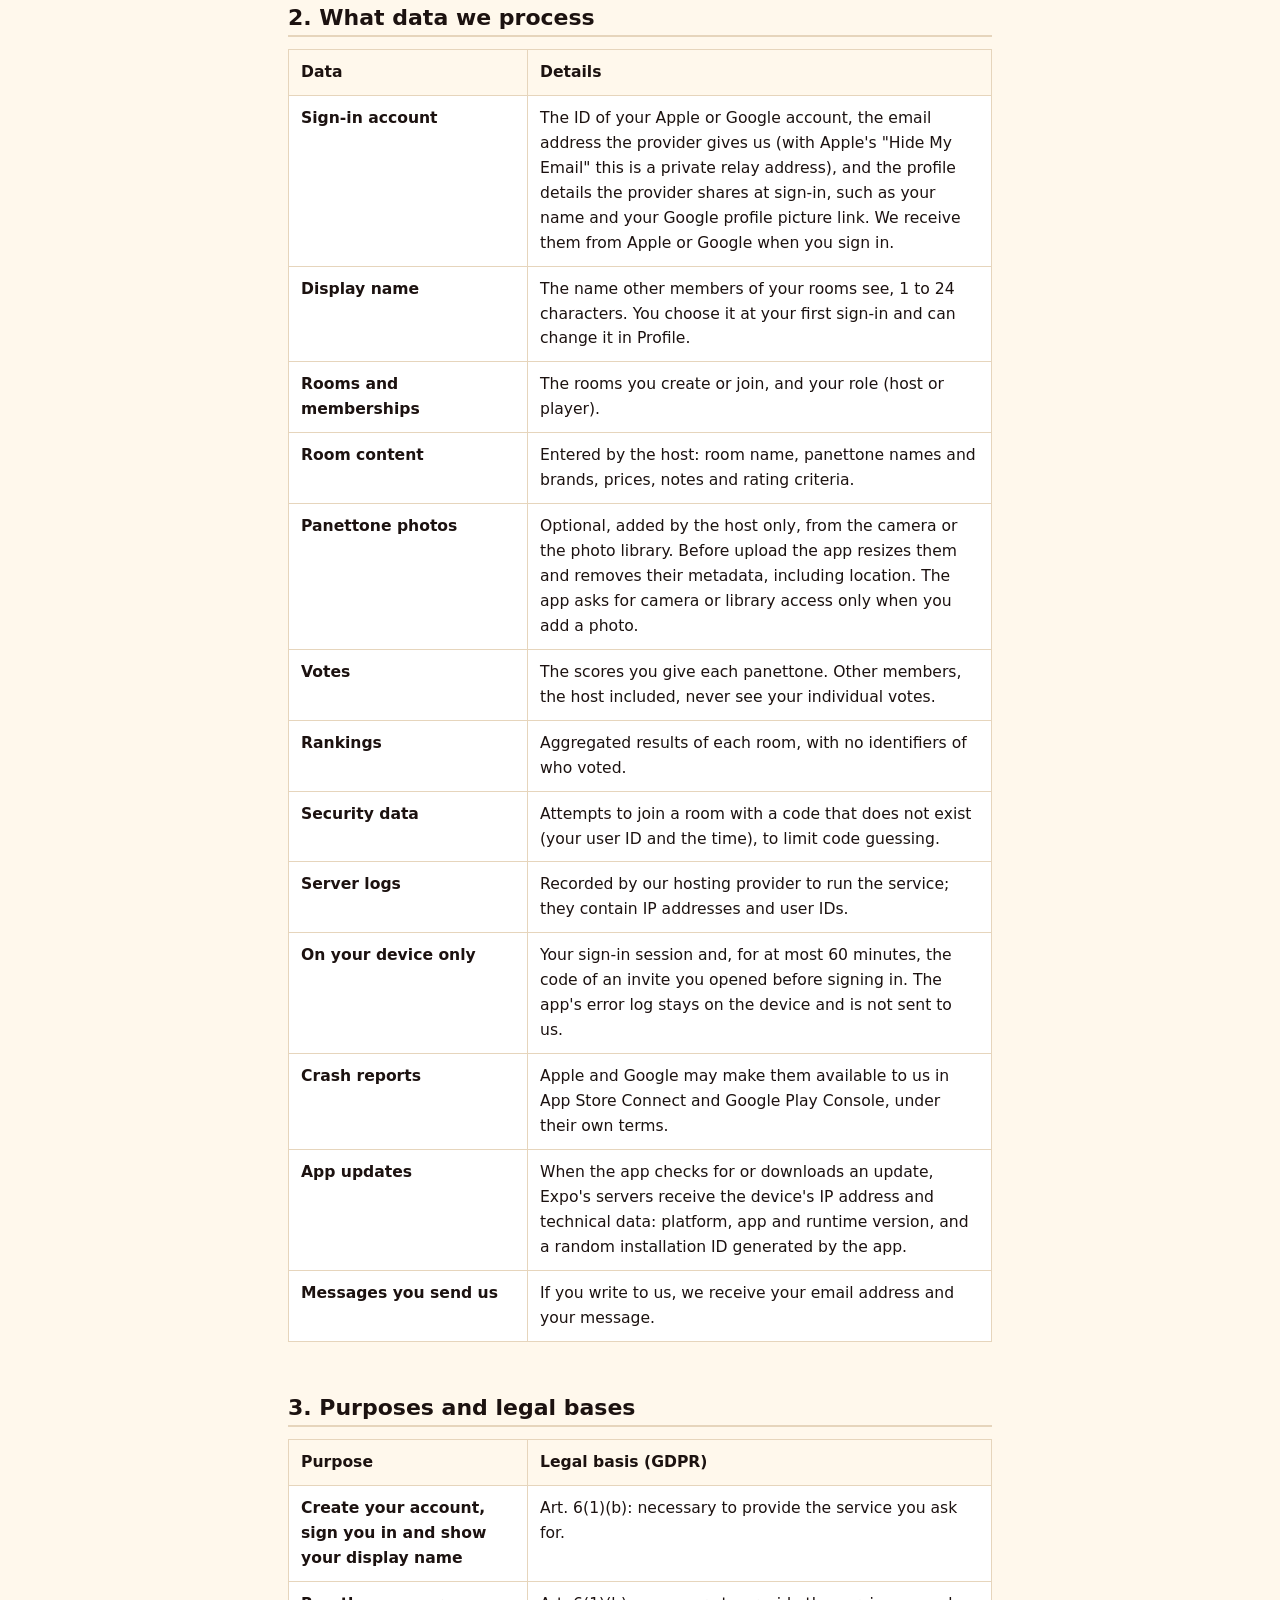
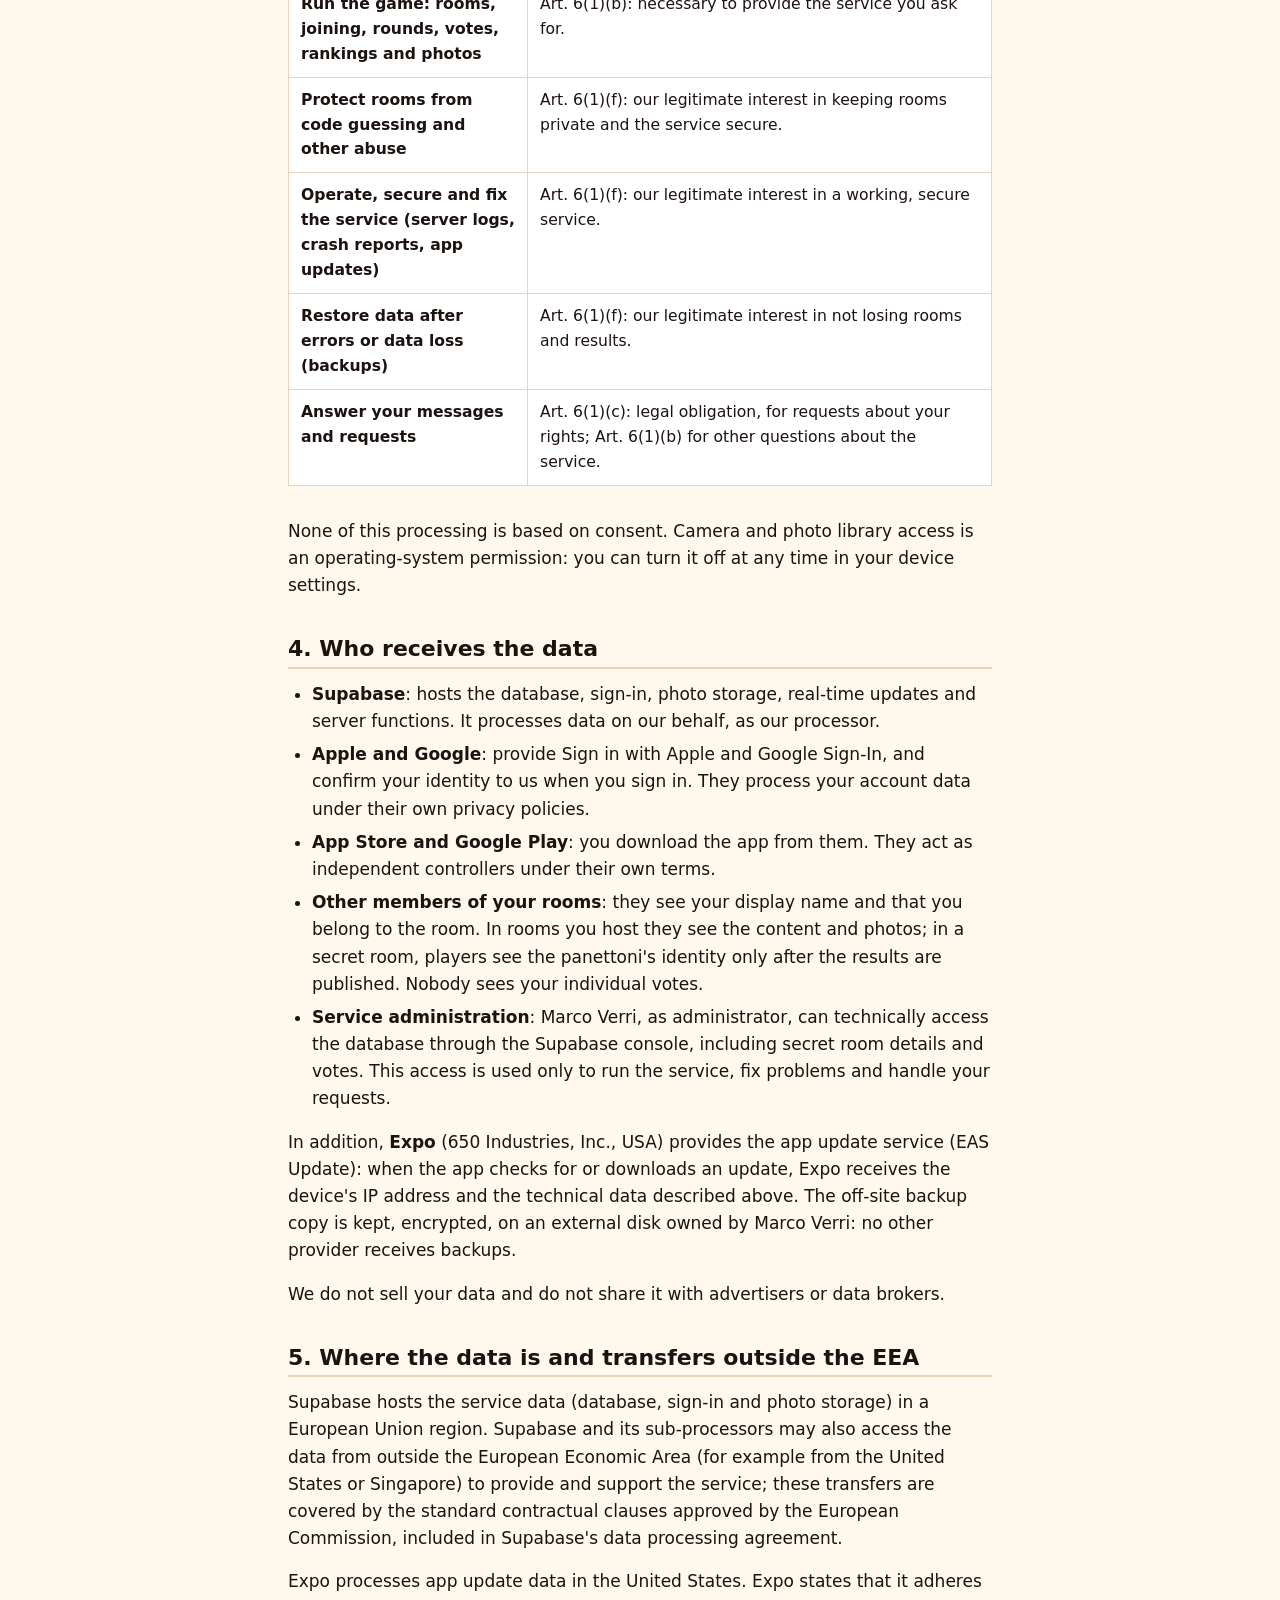
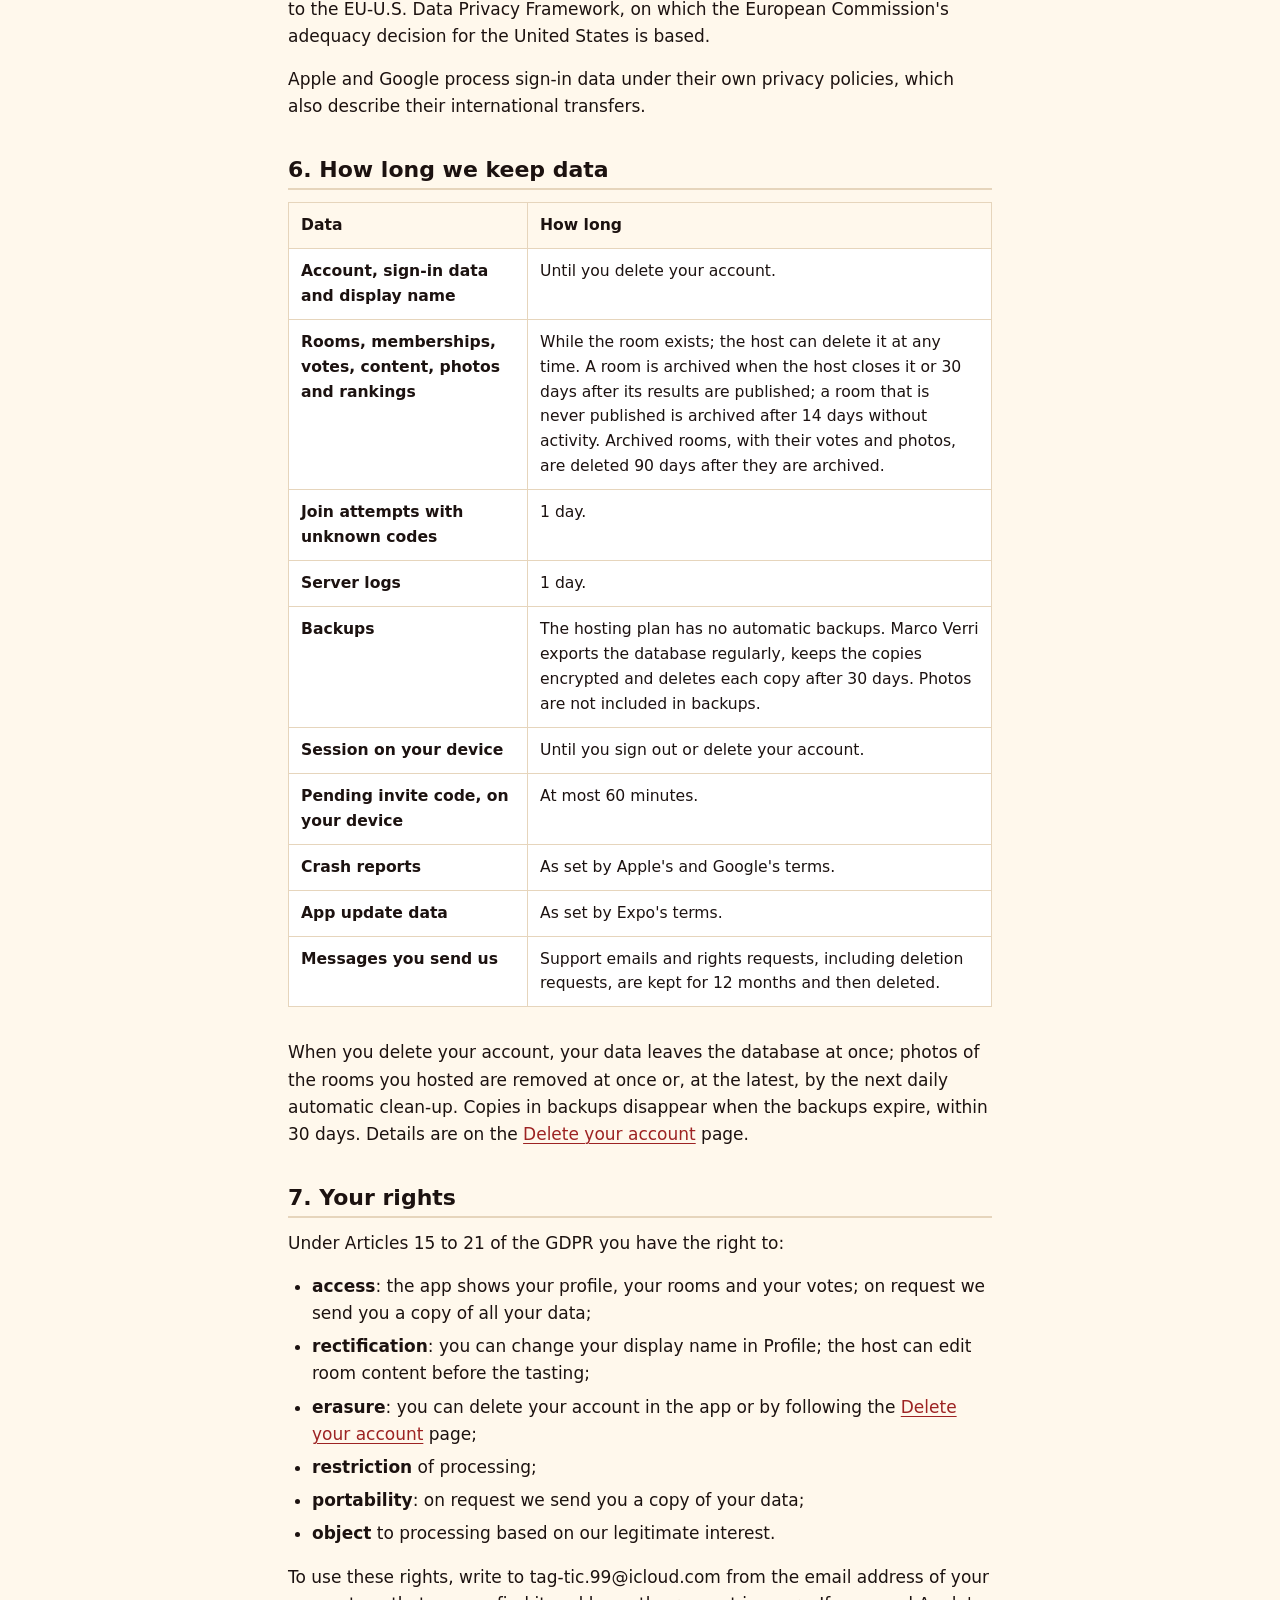
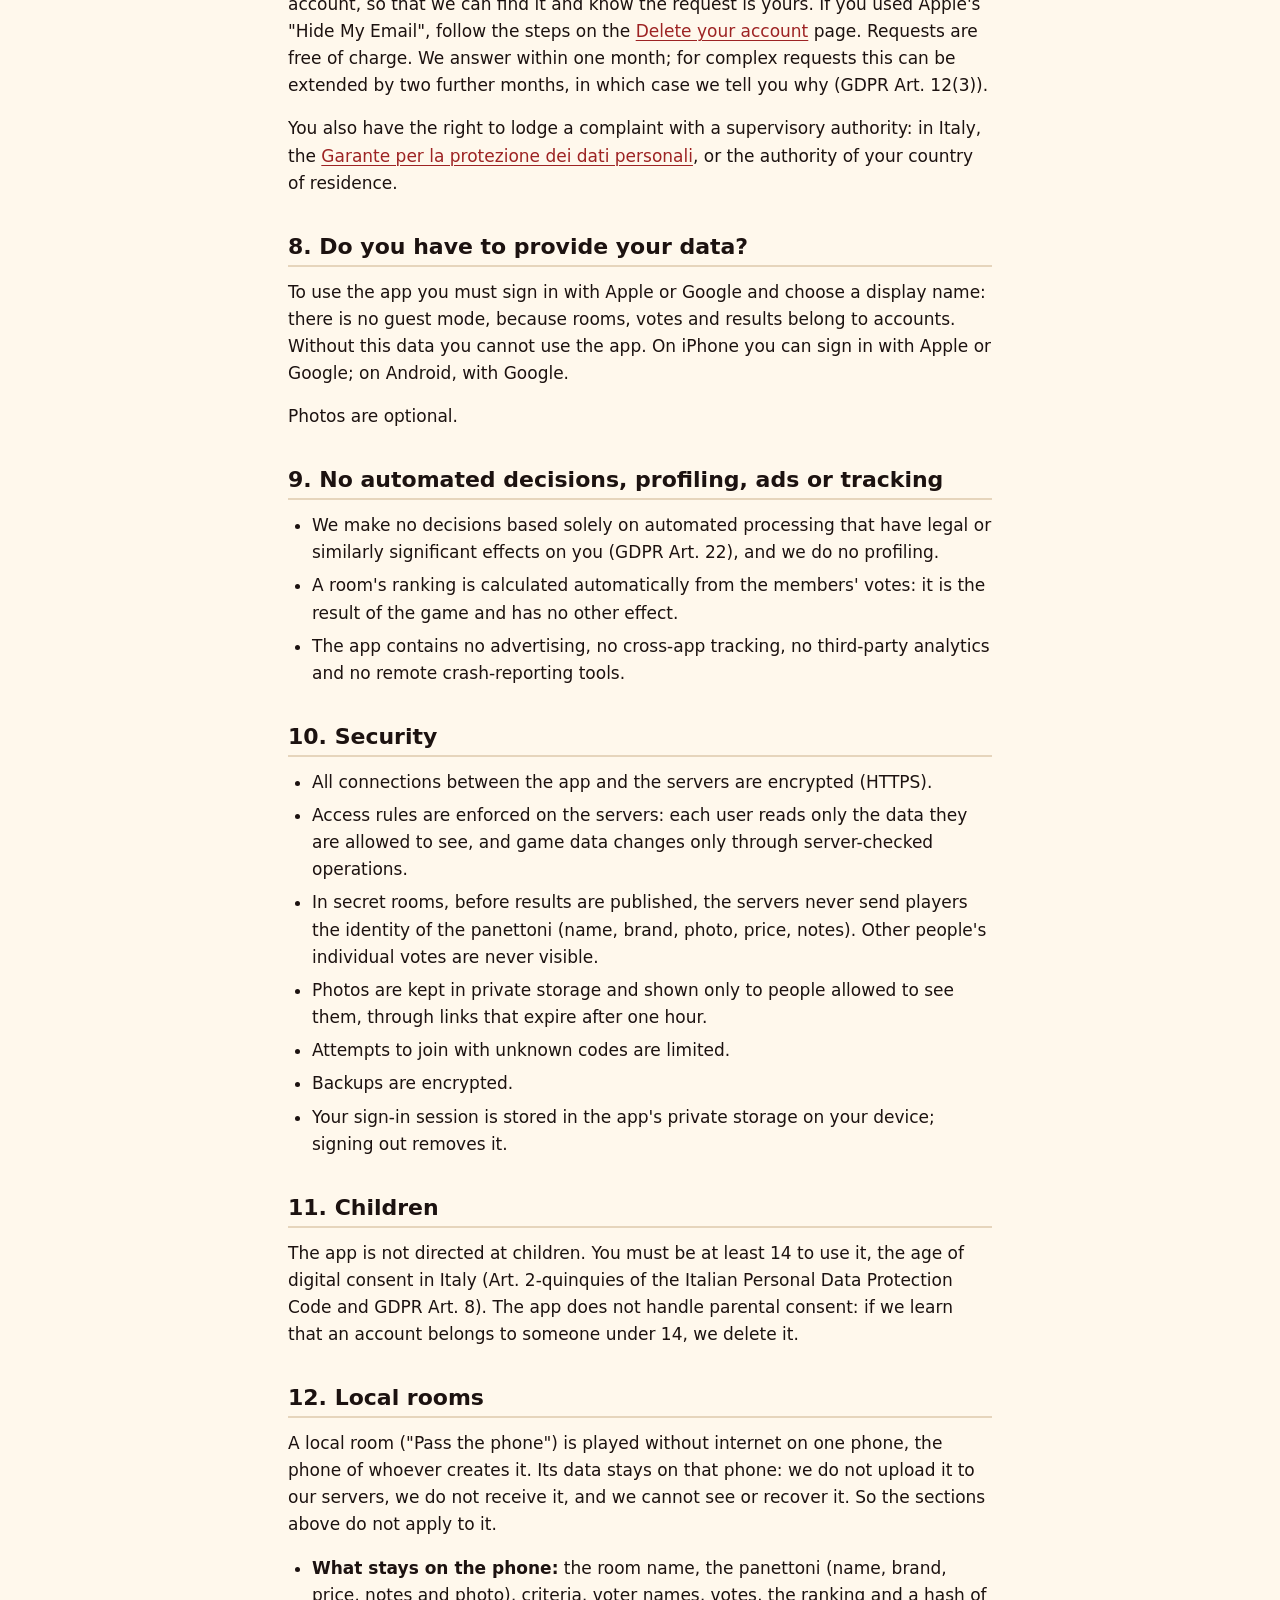
<file: privacy/index.html>
<!doctype html>
<html lang="it">
<head>
  <meta charset="utf-8">
  <meta name="viewport" content="width=device-width, initial-scale=1">
  <meta name="robots" content="index,follow">
  <meta name="color-scheme" content="light dark">
  <meta name="referrer" content="no-referrer">
  <meta http-equiv="Content-Security-Policy" content="default-src 'none'; style-src 'self'; img-src 'self' data:; base-uri 'none'; form-action 'none'">
  <meta name="description" content="Informativa sulla privacy dell'app Panettone's Got Talent. Privacy policy of the Panettone's Got Talent app.">
  <title>Informativa sulla privacy · Privacy policy – Panettone's Got Talent</title>
  <link rel="icon" href="data:,">
  <link rel="stylesheet" href="../assets/style.css">
</head>
<body>
  <header class="site-header">
    <div class="inner">
      <a class="brand" href="../">Panettone's Got Talent</a>
      <nav class="lang-switch" aria-label="Lingua / Language">
        <a href="#it" lang="it">Italiano</a>
        <a href="#en" lang="en">English</a>
      </nav>
    </div>
  </header>

  <main>
    <!-- ============================== ITALIANO ============================== -->
    <section id="it" lang="it">
      <h1>Informativa sulla privacy</h1>
      <p class="meta">App Panettone's Got Talent · Ultimo aggiornamento e data di efficacia: 2026-11-01</p>

      <div class="summary">
        <h2 id="it-in-breve">In breve</h2>
        <ul>
          <li>Trattiamo solo i dati che servono al gioco: l'account con cui accedi, il nome che mostri agli altri, le stanze a cui partecipi e i tuoi voti.</li>
          <li>Niente pubblicità, niente tracciamento, nessuno strumento di analisi di terze parti.</li>
          <li>Puoi eliminare l'account e i tuoi dati in qualsiasi momento: nell'app (Profilo → Elimina account) oppure <a href="../delete-account/#it">anche senza l'app</a>.</li>
          <li>Le stanze locali restano sul telefono di chi le crea: non riceviamo i loro dati (<a href="#it-stanze-locali">sezione 12</a>).</li>
          <li>Per qualsiasi domanda: tag-tic.99@icloud.com</li>
        </ul>
      </div>

      <nav class="toc" aria-label="Indice">
        <ol>
          <li><a href="#it-titolare">Titolare del trattamento</a></li>
          <li><a href="#it-dati">Quali dati trattiamo</a></li>
          <li><a href="#it-finalita">Finalità e basi giuridiche</a></li>
          <li><a href="#it-destinatari">Chi riceve i dati</a></li>
          <li><a href="#it-trasferimenti">Dove sono i dati</a></li>
          <li><a href="#it-conservazione">Per quanto tempo li conserviamo</a></li>
          <li><a href="#it-diritti">I tuoi diritti</a></li>
          <li><a href="#it-obbligo">Dati obbligatori</a></li>
          <li><a href="#it-decisioni">Niente profilazione né pubblicità</a></li>
          <li><a href="#it-sicurezza">Sicurezza</a></li>
          <li><a href="#it-minori">Minori</a></li>
          <li><a href="#it-stanze-locali">Stanze locali</a></li>
          <li><a href="#it-modifiche">Modifiche</a></li>
        </ol>
      </nav>

      <h2 id="it-titolare">1. Titolare del trattamento</h2>
      <p>Il titolare del trattamento dei dati personali dell'app Panettone's Got Talent («l'app») è Marco Verri.</p>
      <p>L'app è gratuita, senza scopo commerciale, ed è disponibile per iPhone e Android.</p>
      <p>Contatto: tag-tic.99@icloud.com</p>

      <h2 id="it-dati">2. Quali dati trattiamo</h2>
      <div class="table-wrap">
        <table>
          <thead>
            <tr><th scope="col">Dati</th><th scope="col">Dettagli</th></tr>
          </thead>
          <tbody>
            <tr>
              <th scope="row">Account di accesso</th>
              <td>L'identificativo del tuo account Apple o Google, l'indirizzo email che il provider ci comunica (se usi «Nascondi la mia email» di Apple, è un indirizzo di inoltro privato) e i dati del profilo che il provider condivide all'accesso, come il nome e il link all'immagine del profilo Google. Li riceviamo da Apple o Google quando accedi.</td>
            </tr>
            <tr>
              <th scope="row">Nome visualizzato</th>
              <td>Il nome che vedono gli altri membri delle tue stanze, da 1 a 24 caratteri. Lo scegli tu al primo accesso e puoi cambiarlo nel Profilo.</td>
            </tr>
            <tr>
              <th scope="row">Stanze e partecipazioni</th>
              <td>Le stanze che crei o a cui partecipi e il tuo ruolo (host o giocatore).</td>
            </tr>
            <tr>
              <th scope="row">Contenuti delle stanze</th>
              <td>Inseriti dall'host: nome della stanza, nomi e marche dei panettoni, prezzi, note e criteri di valutazione.</td>
            </tr>
            <tr>
              <th scope="row">Foto dei panettoni</th>
              <td>Facoltative e inserite solo dall'host, dalla fotocamera o dalla galleria. Prima del caricamento l'app le ridimensiona e rimuove i metadati, compresa la posizione. L'app chiede l'accesso a fotocamera o galleria solo quando aggiungi una foto.</td>
            </tr>
            <tr>
              <th scope="row">Voti</th>
              <td>I punteggi che dai a ogni panettone. Gli altri membri, host compreso, non vedono mai i tuoi voti individuali.</td>
            </tr>
            <tr>
              <th scope="row">Classifiche</th>
              <td>Risultati aggregati di ogni stanza, senza identificativi di chi ha votato.</td>
            </tr>
            <tr>
              <th scope="row">Dati di sicurezza</th>
              <td>I tentativi di entrare in una stanza con un codice inesistente (il tuo identificativo utente e l'ora), per limitare chi prova a indovinare i codici.</td>
            </tr>
            <tr>
              <th scope="row">Log dei server</th>
              <td>Registrati dal nostro fornitore di hosting per il funzionamento del servizio; contengono indirizzi IP e identificativi utente.</td>
            </tr>
            <tr>
              <th scope="row">Solo sul tuo dispositivo</th>
              <td>La sessione di accesso e, per al massimo 60 minuti, il codice di un invito aperto prima di accedere. Il registro degli errori dell'app resta sul dispositivo e non ci viene inviato.</td>
            </tr>
            <tr>
              <th scope="row">Rapporti sugli arresti anomali</th>
              <td>Apple e Google possono metterli a nostra disposizione tramite App Store Connect e Google Play Console, secondo i loro termini.</td>
            </tr>
            <tr>
              <th scope="row">Aggiornamenti dell'app</th>
              <td>Quando l'app controlla o scarica un aggiornamento, i server di Expo ricevono l'indirizzo IP del dispositivo e dati tecnici: piattaforma, versione dell'app e del runtime e un identificativo casuale dell'installazione generato dall'app.</td>
            </tr>
            <tr>
              <th scope="row">Messaggi che ci invii</th>
              <td>Se ci scrivi, riceviamo il tuo indirizzo email e il contenuto del messaggio.</td>
            </tr>
          </tbody>
        </table>
      </div>

      <h2 id="it-finalita">3. Finalità e basi giuridiche</h2>
      <div class="table-wrap">
        <table>
          <thead>
            <tr><th scope="col">Finalità</th><th scope="col">Base giuridica (GDPR)</th></tr>
          </thead>
          <tbody>
            <tr>
              <th scope="row">Creare il tuo account, farti accedere e mostrare il tuo nome visualizzato</th>
              <td>Art. 6, par. 1, lett. b): è necessario per fornirti il servizio che richiedi.</td>
            </tr>
            <tr>
              <th scope="row">Far funzionare il gioco: stanze, ingressi, round, voti, classifiche e foto</th>
              <td>Art. 6, par. 1, lett. b): è necessario per fornirti il servizio che richiedi.</td>
            </tr>
            <tr>
              <th scope="row">Proteggere le stanze da chi prova a indovinare i codici e da altri abusi</th>
              <td>Art. 6, par. 1, lett. f): nostro legittimo interesse a mantenere private le stanze e sicuro il servizio.</td>
            </tr>
            <tr>
              <th scope="row">Gestire, proteggere e correggere il servizio (log dei server, rapporti sugli arresti anomali, aggiornamenti dell'app)</th>
              <td>Art. 6, par. 1, lett. f): nostro legittimo interesse a un servizio funzionante e sicuro.</td>
            </tr>
            <tr>
              <th scope="row">Ripristinare i dati dopo errori o perdite (backup)</th>
              <td>Art. 6, par. 1, lett. f): nostro legittimo interesse a non perdere le stanze e i risultati.</td>
            </tr>
            <tr>
              <th scope="row">Rispondere ai tuoi messaggi e alle tue richieste</th>
              <td>Art. 6, par. 1, lett. c): obbligo di legge, per le richieste sui tuoi diritti; lett. b) per le altre domande sul servizio.</td>
            </tr>
          </tbody>
        </table>
      </div>
      <p>Nessuno di questi trattamenti si basa sul consenso. L'accesso a fotocamera e galleria è un permesso del sistema operativo: puoi revocarlo in qualsiasi momento dalle impostazioni del dispositivo.</p>

      <h2 id="it-destinatari">4. Chi riceve i dati</h2>
      <ul>
        <li><strong>Supabase</strong>: ospita il database, l'accesso, l'archivio delle foto, gli aggiornamenti in tempo reale e le funzioni server. Tratta i dati per nostro conto, come responsabile del trattamento.</li>
        <li><strong>Apple e Google</strong>: forniscono «Accedi con Apple» e l'accesso con Google e ci confermano la tua identità quando accedi. Trattano i dati del tuo account secondo le loro informative sulla privacy.</li>
        <li><strong>App Store e Google Play</strong>: da loro scarichi l'app. Agiscono come titolari autonomi secondo i propri termini.</li>
        <li><strong>Gli altri membri delle tue stanze</strong>: vedono il tuo nome visualizzato e che fai parte della stanza. Nelle stanze che ospiti vedono i contenuti e le foto; in una stanza segreta i giocatori vedono l'identità dei panettoni solo dopo la pubblicazione dei risultati. Nessuno vede i tuoi voti individuali.</li>
        <li><strong>Amministrazione del servizio</strong>: Marco Verri, come amministratore, può tecnicamente accedere al database tramite la console di Supabase, compresi i dettagli delle stanze segrete e i voti. Usa questo accesso solo per far funzionare il servizio, risolvere problemi e gestire le tue richieste.</li>
      </ul>
      <p>Inoltre <strong>Expo</strong> (650 Industries, Inc., Stati Uniti) fornisce il servizio di aggiornamento dell'app (EAS Update): quando l'app controlla o scarica un aggiornamento, riceve l'indirizzo IP del dispositivo e i dati tecnici descritti sopra. La copia di backup fuori sede è conservata, cifrata, su un disco esterno di Marco Verri: nessun altro fornitore riceve i backup.</p>
      <p>Non vendiamo i tuoi dati e non li condividiamo con inserzionisti o intermediari di dati.</p>

      <h2 id="it-trasferimenti">5. Dove sono i dati e trasferimenti fuori dallo SEE</h2>
      <p>Supabase ospita i dati del servizio (database, accesso e archivio delle foto) in una regione dell'Unione europea. Supabase e i suoi sub-responsabili possono accedere ai dati anche da fuori dello Spazio economico europeo (ad esempio dagli Stati Uniti o da Singapore) per fornire e assistere il servizio; questi trasferimenti sono coperti dalle clausole contrattuali tipo approvate dalla Commissione europea, incluse nell'accordo sul trattamento dei dati di Supabase.</p>
      <p>Expo tratta i dati degli aggiornamenti negli Stati Uniti. Expo dichiara di aderire all'EU-U.S. Data Privacy Framework, su cui si basa la decisione di adeguatezza della Commissione europea per gli Stati Uniti.</p>
      <p>Apple e Google trattano i dati di accesso secondo le proprie informative, che descrivono anche i loro trasferimenti internazionali.</p>

      <h2 id="it-conservazione">6. Per quanto tempo conserviamo i dati</h2>
      <div class="table-wrap">
        <table>
          <thead>
            <tr><th scope="col">Dati</th><th scope="col">Durata</th></tr>
          </thead>
          <tbody>
            <tr>
              <th scope="row">Account, dati di accesso e nome visualizzato</th>
              <td>Fino all'eliminazione dell'account.</td>
            </tr>
            <tr>
              <th scope="row">Stanze, partecipazioni, voti, contenuti, foto e classifiche</th>
              <td>Finché la stanza esiste; l'host può eliminarla in qualsiasi momento. Una stanza viene archiviata quando l'host la chiude o 30 giorni dopo la pubblicazione dei risultati; una stanza mai pubblicata viene archiviata dopo 14 giorni senza attività. Le stanze archiviate, con i loro voti e le loro foto, vengono eliminate 90 giorni dopo l'archiviazione.</td>
            </tr>
            <tr>
              <th scope="row">Tentativi di ingresso con codici inesistenti</th>
              <td>1 giorno.</td>
            </tr>
            <tr>
              <th scope="row">Log dei server</th>
              <td>1 giorno.</td>
            </tr>
            <tr>
              <th scope="row">Backup</th>
              <td>Il piano di hosting non prevede backup automatici. Marco Verri esporta periodicamente il database, conserva le copie cifrate ed elimina ogni copia dopo 30 giorni. Le foto non sono incluse nei backup.</td>
            </tr>
            <tr>
              <th scope="row">Sessione sul dispositivo</th>
              <td>Fino all'uscita dall'account o alla sua eliminazione.</td>
            </tr>
            <tr>
              <th scope="row">Codice di un invito in sospeso, sul dispositivo</th>
              <td>Al massimo 60 minuti.</td>
            </tr>
            <tr>
              <th scope="row">Rapporti sugli arresti anomali</th>
              <td>Secondo i termini di Apple e Google.</td>
            </tr>
            <tr>
              <th scope="row">Dati degli aggiornamenti dell'app</th>
              <td>Secondo i termini di Expo.</td>
            </tr>
            <tr>
              <th scope="row">Messaggi che ci invii</th>
              <td>Le email di assistenza e le richieste sui diritti, comprese le richieste di eliminazione, sono conservate per 12 mesi e poi eliminate.</td>
            </tr>
          </tbody>
        </table>
      </div>
      <p>Quando elimini l'account, i tuoi dati spariscono subito dal database; le foto delle stanze che ospitavi vengono rimosse subito o, al più tardi, con la pulizia automatica giornaliera successiva. Le copie nei backup scompaiono quando i backup scadono, entro 30 giorni. I dettagli sono nella pagina <a href="../delete-account/#it">Eliminare l'account</a>.</p>

      <h2 id="it-diritti">7. I tuoi diritti</h2>
      <p>In base agli articoli da 15 a 21 del GDPR hai diritto di:</p>
      <ul>
        <li><strong>accesso</strong>: nell'app vedi il tuo profilo, le tue stanze e i tuoi voti; su richiesta ti inviamo una copia di tutti i tuoi dati;</li>
        <li><strong>rettifica</strong>: puoi cambiare il nome visualizzato nel Profilo; l'host può modificare i contenuti della stanza prima della degustazione;</li>
        <li><strong>cancellazione</strong>: puoi eliminare l'account nell'app o seguendo la pagina <a href="../delete-account/#it">Eliminare l'account</a>;</li>
        <li><strong>limitazione</strong> del trattamento;</li>
        <li><strong>portabilità</strong>: su richiesta ti inviamo una copia dei tuoi dati;</li>
        <li><strong>opposizione</strong> ai trattamenti basati sul nostro legittimo interesse.</li>
      </ul>
      <p>Per esercitarli scrivi a tag-tic.99@icloud.com dall'indirizzo email del tuo account, così possiamo trovarlo e sapere che la richiesta è tua. Se hai usato «Nascondi la mia email» di Apple, segui le indicazioni della pagina <a href="../delete-account/#it">Eliminare l'account</a>. La richiesta è gratuita. Rispondiamo entro un mese; per richieste complesse il termine può essere prorogato di altri due mesi, e in quel caso te lo comunichiamo spiegando il motivo (art. 12, par. 3, GDPR).</p>
      <p>Hai anche il diritto di proporre reclamo a un'autorità di controllo: in Italia il <a href="https://www.garanteprivacy.it">Garante per la protezione dei dati personali</a>, oppure l'autorità del Paese in cui risiedi.</p>

      <h2 id="it-obbligo">8. Il conferimento dei dati è obbligatorio?</h2>
      <p>Per usare l'app devi accedere con Apple o Google e scegliere un nome visualizzato: non esiste una modalità ospite, perché stanze, voti e risultati appartengono agli account. Senza questi dati non puoi usare l'app. Su iPhone puoi accedere con Apple o Google, su Android con Google.</p>
      <p>Le foto sono facoltative.</p>

      <h2 id="it-decisioni">9. Niente decisioni automatizzate, profilazione, pubblicità o tracciamento</h2>
      <ul>
        <li>Non prendiamo decisioni basate unicamente su trattamenti automatizzati che producono effetti giuridici o effetti analoghi significativi su di te (art. 22 GDPR) e non facciamo profilazione.</li>
        <li>La classifica di una stanza è calcolata automaticamente dai voti dei membri: è il risultato del gioco e non ha altri effetti.</li>
        <li>L'app non contiene pubblicità, tracciamento tra app, strumenti di analisi di terze parti o strumenti di segnalazione remota degli arresti anomali.</li>
      </ul>

      <h2 id="it-sicurezza">10. Sicurezza</h2>
      <ul>
        <li>Tutte le comunicazioni tra l'app e i server sono cifrate (HTTPS).</li>
        <li>Le regole di accesso sono applicate sui server: ogni utente legge solo i dati che è autorizzato a vedere e i dati di gioco cambiano solo tramite operazioni controllate dal server.</li>
        <li>Nelle stanze segrete, prima della pubblicazione dei risultati, i server non inviano ai giocatori l'identità dei panettoni (nome, marca, foto, prezzo, note). I voti individuali degli altri non sono mai visibili.</li>
        <li>Le foto sono in un archivio privato e vengono mostrate solo a chi può vederle, tramite link che scadono dopo un'ora.</li>
        <li>I tentativi di entrare con codici inesistenti sono limitati.</li>
        <li>I backup sono cifrati.</li>
        <li>La sessione di accesso è salvata nello spazio riservato all'app sul tuo dispositivo; uscendo dall'account la rimuovi.</li>
      </ul>

      <h2 id="it-minori">11. Minori</h2>
      <p>L'app non è rivolta ai bambini. Per usarla devi avere almeno 14 anni, l'età del consenso digitale in Italia (art. 2-quinquies del Codice in materia di protezione dei dati personali e art. 8 GDPR). L'app non gestisce il consenso dei genitori: se veniamo a sapere che un account appartiene a una persona con meno di 14 anni, lo eliminiamo.</p>

      <h2 id="it-stanze-locali">12. Stanze locali</h2>
      <p>Una stanza locale ("Un telefono che gira") si gioca senza internet su un solo telefono, quello di chi la crea. I suoi dati restano su quel telefono: non li carichiamo sui nostri server, non li riceviamo e non possiamo vederli né recuperarli. Per questo le sezioni precedenti non li riguardano.</p>
      <ul>
        <li><strong>Cosa resta sul telefono:</strong> nome della stanza, panettoni (nome, marca, prezzo, note e foto), criteri, nomi dei votanti, voti, classifica e un'impronta del PIN host, mai il PIN in chiaro.</li>
        <li><strong>Nomi di altre persone:</strong> i nomi dei votanti li scrive chi crea la stanza. Bastano un nome o un soprannome, e non serve nient'altro.</li>
        <li><strong>Nome che mostri agli altri:</strong> l'app ne tiene una copia sul telefono, per aprirsi anche senza internet. La copia viene rimossa quando esci dall'account.</li>
        <li><strong>Face ID, impronta o codice del telefono:</strong> servono solo a reimpostare un PIN host dimenticato. La verifica la fa il telefono: l'app riceve solo l'esito, nessun dato biometrico.</li>
        <li><strong>Per quanto tempo:</strong> all'avvio l'app archivia le stanze senza attività da 14 giorni e quelle pubblicate da 30 giorni, e cancella le stanze archiviate da 90 giorni.</li>
        <li><strong>Come cancellarli:</strong> elimina la stanza, elimina l'account dallo stesso telefono oppure disinstalla l'app. Se esci dall'account, le stanze restano sul telefono ma non sono visibili finché non rientri con lo stesso account.</li>
        <li><strong>Backup del telefono:</strong> se usi i backup del telefono (iCloud o Google), il sistema può includere i dati dell'app. Quei backup appartengono al tuo account Apple o Google: noi non vi accediamo.</li>
        <li><strong>I tuoi diritti:</strong> non avendo questi dati, non possiamo fornirli né cancellarli per te. Accesso e cancellazione avvengono sul telefono, come descritto sopra.</li>
      </ul>

      <h2 id="it-modifiche">13. Modifiche a questa informativa</h2>
      <p>Se modifichiamo questa informativa, pubblichiamo la nuova versione su questa pagina e aggiorniamo la data in alto.</p>
      <p>Versione in vigore dal: 2026-11-01</p>
    </section>

    <!-- ============================== ENGLISH ============================== -->
    <section id="en" lang="en">
      <h1>Privacy policy</h1>
      <p class="meta">Panettone's Got Talent app · Last updated and effective from: 2026-11-01</p>

      <div class="summary">
        <h2 id="en-summary">In short</h2>
        <ul>
          <li>We process only the data the game needs: the account you sign in with, the name you show to others, the rooms you take part in and your votes.</li>
          <li>No ads, no tracking, no third-party analytics.</li>
          <li>You can delete your account and your data at any time: in the app (Profile → Delete account) or <a href="../delete-account/#en">even without the app</a>.</li>
          <li>Local rooms stay on the phone of whoever creates them: we do not receive their data (<a href="#en-local-rooms">section 12</a>).</li>
          <li>Any questions: tag-tic.99@icloud.com</li>
        </ul>
      </div>

      <nav class="toc" aria-label="Contents">
        <ol>
          <li><a href="#en-controller">Controller</a></li>
          <li><a href="#en-data">What data we process</a></li>
          <li><a href="#en-purposes">Purposes and legal bases</a></li>
          <li><a href="#en-recipients">Who receives the data</a></li>
          <li><a href="#en-transfers">Where the data is</a></li>
          <li><a href="#en-retention">How long we keep it</a></li>
          <li><a href="#en-rights">Your rights</a></li>
          <li><a href="#en-required">Required data</a></li>
          <li><a href="#en-automated">No profiling or ads</a></li>
          <li><a href="#en-security">Security</a></li>
          <li><a href="#en-children">Children</a></li>
          <li><a href="#en-local-rooms">Local rooms</a></li>
          <li><a href="#en-changes">Changes</a></li>
        </ol>
      </nav>

      <h2 id="en-controller">1. Controller</h2>
      <p>The controller of personal data for the Panettone's Got Talent app ("the app") is Marco Verri.</p>
      <p>The app is free, non-commercial, and available for iPhone and Android.</p>
      <p>Contact: tag-tic.99@icloud.com</p>

      <h2 id="en-data">2. What data we process</h2>
      <div class="table-wrap">
        <table>
          <thead>
            <tr><th scope="col">Data</th><th scope="col">Details</th></tr>
          </thead>
          <tbody>
            <tr>
              <th scope="row">Sign-in account</th>
              <td>The ID of your Apple or Google account, the email address the provider gives us (with Apple's "Hide My Email" this is a private relay address), and the profile details the provider shares at sign-in, such as your name and your Google profile picture link. We receive them from Apple or Google when you sign in.</td>
            </tr>
            <tr>
              <th scope="row">Display name</th>
              <td>The name other members of your rooms see, 1 to 24 characters. You choose it at your first sign-in and can change it in Profile.</td>
            </tr>
            <tr>
              <th scope="row">Rooms and memberships</th>
              <td>The rooms you create or join, and your role (host or player).</td>
            </tr>
            <tr>
              <th scope="row">Room content</th>
              <td>Entered by the host: room name, panettone names and brands, prices, notes and rating criteria.</td>
            </tr>
            <tr>
              <th scope="row">Panettone photos</th>
              <td>Optional, added by the host only, from the camera or the photo library. Before upload the app resizes them and removes their metadata, including location. The app asks for camera or library access only when you add a photo.</td>
            </tr>
            <tr>
              <th scope="row">Votes</th>
              <td>The scores you give each panettone. Other members, the host included, never see your individual votes.</td>
            </tr>
            <tr>
              <th scope="row">Rankings</th>
              <td>Aggregated results of each room, with no identifiers of who voted.</td>
            </tr>
            <tr>
              <th scope="row">Security data</th>
              <td>Attempts to join a room with a code that does not exist (your user ID and the time), to limit code guessing.</td>
            </tr>
            <tr>
              <th scope="row">Server logs</th>
              <td>Recorded by our hosting provider to run the service; they contain IP addresses and user IDs.</td>
            </tr>
            <tr>
              <th scope="row">On your device only</th>
              <td>Your sign-in session and, for at most 60 minutes, the code of an invite you opened before signing in. The app's error log stays on the device and is not sent to us.</td>
            </tr>
            <tr>
              <th scope="row">Crash reports</th>
              <td>Apple and Google may make them available to us in App Store Connect and Google Play Console, under their own terms.</td>
            </tr>
            <tr>
              <th scope="row">App updates</th>
              <td>When the app checks for or downloads an update, Expo's servers receive the device's IP address and technical data: platform, app and runtime version, and a random installation ID generated by the app.</td>
            </tr>
            <tr>
              <th scope="row">Messages you send us</th>
              <td>If you write to us, we receive your email address and your message.</td>
            </tr>
          </tbody>
        </table>
      </div>

      <h2 id="en-purposes">3. Purposes and legal bases</h2>
      <div class="table-wrap">
        <table>
          <thead>
            <tr><th scope="col">Purpose</th><th scope="col">Legal basis (GDPR)</th></tr>
          </thead>
          <tbody>
            <tr>
              <th scope="row">Create your account, sign you in and show your display name</th>
              <td>Art. 6(1)(b): necessary to provide the service you ask for.</td>
            </tr>
            <tr>
              <th scope="row">Run the game: rooms, joining, rounds, votes, rankings and photos</th>
              <td>Art. 6(1)(b): necessary to provide the service you ask for.</td>
            </tr>
            <tr>
              <th scope="row">Protect rooms from code guessing and other abuse</th>
              <td>Art. 6(1)(f): our legitimate interest in keeping rooms private and the service secure.</td>
            </tr>
            <tr>
              <th scope="row">Operate, secure and fix the service (server logs, crash reports, app updates)</th>
              <td>Art. 6(1)(f): our legitimate interest in a working, secure service.</td>
            </tr>
            <tr>
              <th scope="row">Restore data after errors or data loss (backups)</th>
              <td>Art. 6(1)(f): our legitimate interest in not losing rooms and results.</td>
            </tr>
            <tr>
              <th scope="row">Answer your messages and requests</th>
              <td>Art. 6(1)(c): legal obligation, for requests about your rights; Art. 6(1)(b) for other questions about the service.</td>
            </tr>
          </tbody>
        </table>
      </div>
      <p>None of this processing is based on consent. Camera and photo library access is an operating-system permission: you can turn it off at any time in your device settings.</p>

      <h2 id="en-recipients">4. Who receives the data</h2>
      <ul>
        <li><strong>Supabase</strong>: hosts the database, sign-in, photo storage, real-time updates and server functions. It processes data on our behalf, as our processor.</li>
        <li><strong>Apple and Google</strong>: provide Sign in with Apple and Google Sign-In, and confirm your identity to us when you sign in. They process your account data under their own privacy policies.</li>
        <li><strong>App Store and Google Play</strong>: you download the app from them. They act as independent controllers under their own terms.</li>
        <li><strong>Other members of your rooms</strong>: they see your display name and that you belong to the room. In rooms you host they see the content and photos; in a secret room, players see the panettoni's identity only after the results are published. Nobody sees your individual votes.</li>
        <li><strong>Service administration</strong>: Marco Verri, as administrator, can technically access the database through the Supabase console, including secret room details and votes. This access is used only to run the service, fix problems and handle your requests.</li>
      </ul>
      <p>In addition, <strong>Expo</strong> (650 Industries, Inc., USA) provides the app update service (EAS Update): when the app checks for or downloads an update, Expo receives the device's IP address and the technical data described above. The off-site backup copy is kept, encrypted, on an external disk owned by Marco Verri: no other provider receives backups.</p>
      <p>We do not sell your data and do not share it with advertisers or data brokers.</p>

      <h2 id="en-transfers">5. Where the data is and transfers outside the EEA</h2>
      <p>Supabase hosts the service data (database, sign-in and photo storage) in a European Union region. Supabase and its sub-processors may also access the data from outside the European Economic Area (for example from the United States or Singapore) to provide and support the service; these transfers are covered by the standard contractual clauses approved by the European Commission, included in Supabase's data processing agreement.</p>
      <p>Expo processes app update data in the United States. Expo states that it adheres to the EU-U.S. Data Privacy Framework, on which the European Commission's adequacy decision for the United States is based.</p>
      <p>Apple and Google process sign-in data under their own privacy policies, which also describe their international transfers.</p>

      <h2 id="en-retention">6. How long we keep data</h2>
      <div class="table-wrap">
        <table>
          <thead>
            <tr><th scope="col">Data</th><th scope="col">How long</th></tr>
          </thead>
          <tbody>
            <tr>
              <th scope="row">Account, sign-in data and display name</th>
              <td>Until you delete your account.</td>
            </tr>
            <tr>
              <th scope="row">Rooms, memberships, votes, content, photos and rankings</th>
              <td>While the room exists; the host can delete it at any time. A room is archived when the host closes it or 30 days after its results are published; a room that is never published is archived after 14 days without activity. Archived rooms, with their votes and photos, are deleted 90 days after they are archived.</td>
            </tr>
            <tr>
              <th scope="row">Join attempts with unknown codes</th>
              <td>1 day.</td>
            </tr>
            <tr>
              <th scope="row">Server logs</th>
              <td>1 day.</td>
            </tr>
            <tr>
              <th scope="row">Backups</th>
              <td>The hosting plan has no automatic backups. Marco Verri exports the database regularly, keeps the copies encrypted and deletes each copy after 30 days. Photos are not included in backups.</td>
            </tr>
            <tr>
              <th scope="row">Session on your device</th>
              <td>Until you sign out or delete your account.</td>
            </tr>
            <tr>
              <th scope="row">Pending invite code, on your device</th>
              <td>At most 60 minutes.</td>
            </tr>
            <tr>
              <th scope="row">Crash reports</th>
              <td>As set by Apple's and Google's terms.</td>
            </tr>
            <tr>
              <th scope="row">App update data</th>
              <td>As set by Expo's terms.</td>
            </tr>
            <tr>
              <th scope="row">Messages you send us</th>
              <td>Support emails and rights requests, including deletion requests, are kept for 12 months and then deleted.</td>
            </tr>
          </tbody>
        </table>
      </div>
      <p>When you delete your account, your data leaves the database at once; photos of the rooms you hosted are removed at once or, at the latest, by the next daily automatic clean-up. Copies in backups disappear when the backups expire, within 30 days. Details are on the <a href="../delete-account/#en">Delete your account</a> page.</p>

      <h2 id="en-rights">7. Your rights</h2>
      <p>Under Articles 15 to 21 of the GDPR you have the right to:</p>
      <ul>
        <li><strong>access</strong>: the app shows your profile, your rooms and your votes; on request we send you a copy of all your data;</li>
        <li><strong>rectification</strong>: you can change your display name in Profile; the host can edit room content before the tasting;</li>
        <li><strong>erasure</strong>: you can delete your account in the app or by following the <a href="../delete-account/#en">Delete your account</a> page;</li>
        <li><strong>restriction</strong> of processing;</li>
        <li><strong>portability</strong>: on request we send you a copy of your data;</li>
        <li><strong>object</strong> to processing based on our legitimate interest.</li>
      </ul>
      <p>To use these rights, write to tag-tic.99@icloud.com from the email address of your account, so that we can find it and know the request is yours. If you used Apple's "Hide My Email", follow the steps on the <a href="../delete-account/#en">Delete your account</a> page. Requests are free of charge. We answer within one month; for complex requests this can be extended by two further months, in which case we tell you why (GDPR Art. 12(3)).</p>
      <p>You also have the right to lodge a complaint with a supervisory authority: in Italy, the <a href="https://www.garanteprivacy.it">Garante per la protezione dei dati personali</a>, or the authority of your country of residence.</p>

      <h2 id="en-required">8. Do you have to provide your data?</h2>
      <p>To use the app you must sign in with Apple or Google and choose a display name: there is no guest mode, because rooms, votes and results belong to accounts. Without this data you cannot use the app. On iPhone you can sign in with Apple or Google; on Android, with Google.</p>
      <p>Photos are optional.</p>

      <h2 id="en-automated">9. No automated decisions, profiling, ads or tracking</h2>
      <ul>
        <li>We make no decisions based solely on automated processing that have legal or similarly significant effects on you (GDPR Art. 22), and we do no profiling.</li>
        <li>A room's ranking is calculated automatically from the members' votes: it is the result of the game and has no other effect.</li>
        <li>The app contains no advertising, no cross-app tracking, no third-party analytics and no remote crash-reporting tools.</li>
      </ul>

      <h2 id="en-security">10. Security</h2>
      <ul>
        <li>All connections between the app and the servers are encrypted (HTTPS).</li>
        <li>Access rules are enforced on the servers: each user reads only the data they are allowed to see, and game data changes only through server-checked operations.</li>
        <li>In secret rooms, before results are published, the servers never send players the identity of the panettoni (name, brand, photo, price, notes). Other people's individual votes are never visible.</li>
        <li>Photos are kept in private storage and shown only to people allowed to see them, through links that expire after one hour.</li>
        <li>Attempts to join with unknown codes are limited.</li>
        <li>Backups are encrypted.</li>
        <li>Your sign-in session is stored in the app's private storage on your device; signing out removes it.</li>
      </ul>

      <h2 id="en-children">11. Children</h2>
      <p>The app is not directed at children. You must be at least 14 to use it, the age of digital consent in Italy (Art. 2-quinquies of the Italian Personal Data Protection Code and GDPR Art. 8). The app does not handle parental consent: if we learn that an account belongs to someone under 14, we delete it.</p>

      <h2 id="en-local-rooms">12. Local rooms</h2>
      <p>A local room ("Pass the phone") is played without internet on one phone, the phone of whoever creates it. Its data stays on that phone: we do not upload it to our servers, we do not receive it, and we cannot see or recover it. So the sections above do not apply to it.</p>
      <ul>
        <li><strong>What stays on the phone:</strong> the room name, the panettoni (name, brand, price, notes and photo), criteria, voter names, votes, the ranking and a hash of the host PIN, never the PIN itself.</li>
        <li><strong>Other people's names:</strong> whoever creates the room types the voters' names. A first name or a nickname is enough, and nothing else is needed.</li>
        <li><strong>The name you show to others:</strong> the app keeps a copy on the phone, so it can open without internet. The copy is removed when you sign out.</li>
        <li><strong>Face ID, fingerprint or the phone's passcode:</strong> used only to reset a forgotten host PIN. The phone does the check: the app receives only the outcome, no biometric data.</li>
        <li><strong>How long:</strong> when it starts, the app archives rooms with no activity for 14 days and rooms published for 30 days, and deletes rooms archived for 90 days.</li>
        <li><strong>How to delete it:</strong> delete the room, delete your account from the same phone, or uninstall the app. If you sign out, the rooms stay on the phone but are not visible until you sign in again with the same account.</li>
        <li><strong>Phone backups:</strong> if you use your phone's backups (iCloud or Google), the system may include the app's data. Those backups belong to your Apple or Google account: we have no access to them.</li>
        <li><strong>Your rights:</strong> as we do not hold this data, we cannot provide or delete it for you. Access and deletion happen on the phone, as described above.</li>
      </ul>

      <h2 id="en-changes">13. Changes to this policy</h2>
      <p>If we change this policy, we publish the new version on this page and update the date at the top.</p>
      <p>Version effective from: 2026-11-01</p>
    </section>
  </main>

  <footer class="site-footer">
    <div class="inner">
      <p><a href="../delete-account/#it" lang="it">Eliminare l'account</a> · <a href="../delete-account/#en" lang="en">Delete your account</a> · <a href="../">Home</a></p>
      <p lang="it">Questo sito non usa cookie, script né strumenti di tracciamento.</p>
      <p lang="en">This site uses no cookies, scripts or tracking.</p>
    </div>
  </footer>
</body>
</html>
</file>
<file: assets/style.css>
/*
 * Panettone's Got Talent - legal pages.
 * Colours come from the app's semantic tokens (docs/design/ui-guidelines.md).
 * Brand red and gold are used for the header, links and accents only;
 * body text stays ink on cream (light) or cream on night (dark).
 */

:root {
  color-scheme: light dark;

  --bg: #FFF8EC;            /* background (cream50) */
  --surface: #FFFFFF;       /* surface */
  --text: #1C1210;          /* textPrimary (ink900) */
  --text-muted: #5C4A44;    /* textSecondary (ink600) */
  --link: #9D2323;          /* primary (red700) */
  --link-hover: #7E1B1C;    /* primaryPressed (red800) */
  --border: #E6D5BC;        /* borderSubtle */
  --accent: #E9B25C;        /* accent (gold400), decoration only */
  --focus: #7A5512;         /* focus (gold700) */
  --stage: #9D2323;         /* stage surface */
  --stage-text: #FFF8EC;
  --stage-highlight: #F6DD88;
  --notice-bg: #FFF1D6;     /* warningContainer */
  --notice-text: #7A4B00;   /* warning */

  --font: system-ui, -apple-system, "Segoe UI", Roboto, "Helvetica Neue", Arial, sans-serif;
  --measure: 46rem;
}

@media (prefers-color-scheme: dark) {
  :root {
    --bg: #1F0A0B;          /* background, dark (night950) */
    --surface: #2B1213;     /* surface, dark */
    --text: #FBF1E3;        /* textPrimary, dark */
    --text-muted: #D8C3B0;  /* textSecondary, dark */
    --link: #E9B25C;        /* primary, dark (gold takes over) */
    --link-hover: #F6DD88;  /* primaryPressed, dark */
    --border: #4A2A28;      /* borderSubtle, dark */
    --accent: #F6DD88;
    --focus: #E9B25C;
    --stage: #531413;       /* deep stage area */
    --notice-bg: #3A2A08;   /* warningContainer, dark */
    --notice-text: #FFD27A; /* warning, dark */
  }
}

*,
*::before,
*::after {
  box-sizing: border-box;
}

html {
  -webkit-text-size-adjust: 100%;
  text-size-adjust: 100%;
}

body {
  margin: 0;
  background: var(--bg);
  color: var(--text);
  font-family: var(--font);
  font-size: 1.0625rem;
  line-height: 1.6;
  overflow-wrap: break-word;
}

/* Header: the only large brand-red area */

.site-header {
  background: var(--stage);
  color: var(--stage-text);
  border-bottom: 4px solid var(--accent);
}

.site-header .inner {
  max-width: var(--measure);
  margin: 0 auto;
  padding: 1rem;
  display: flex;
  flex-wrap: wrap;
  align-items: center;
  justify-content: space-between;
  gap: 0.5rem 1rem;
}

.brand {
  color: var(--stage-text);
  font-weight: 700;
  font-size: 1.125rem;
  text-decoration: none;
  display: inline-flex;
  align-items: center;
  min-height: 44px;
}

.brand:hover,
.brand:focus-visible {
  color: var(--stage-highlight);
}

.lang-switch {
  display: flex;
  gap: 0.5rem;
}

.lang-switch a {
  display: inline-flex;
  align-items: center;
  justify-content: center;
  min-height: 44px;
  min-width: 44px;
  padding: 0 0.875rem;
  border: 2px solid var(--stage-highlight);
  border-radius: 999px;
  color: var(--stage-highlight);
  font-weight: 600;
  text-decoration: none;
}

.lang-switch a:hover,
.lang-switch a:focus-visible {
  background: var(--stage-highlight);
  color: #1C1210;
}

/* Main column */

main {
  max-width: var(--measure);
  margin: 0 auto;
  padding: 1.5rem 1rem 3rem;
}

section[lang] + section[lang] {
  margin-top: 3rem;
  padding-top: 2rem;
  border-top: 4px solid var(--accent);
}

h1,
h2,
h3 {
  line-height: 1.25;
  color: var(--text);
}

h1 {
  font-size: 1.875rem;
  margin: 0 0 0.25rem;
}

h2 {
  font-size: 1.375rem;
  margin: 2.25rem 0 0.75rem;
  padding-bottom: 0.25rem;
  border-bottom: 2px solid var(--border);
}

h3 {
  font-size: 1.125rem;
  margin: 1.5rem 0 0.5rem;
}

[id] {
  scroll-margin-top: 1rem;
}

p,
ul,
ol,
table {
  margin: 0 0 1rem;
}

ul,
ol {
  padding-left: 1.5rem;
}

li + li {
  margin-top: 0.375rem;
}

.meta {
  color: var(--text-muted);
  margin-bottom: 1.5rem;
}

a {
  color: var(--link);
  text-decoration-thickness: 1px;
  text-underline-offset: 0.15em;
}

a:hover {
  color: var(--link-hover);
  text-decoration-thickness: 2px;
}

a:focus-visible {
  outline: 3px solid var(--focus);
  outline-offset: 2px;
  border-radius: 2px;
}

.site-header a:focus-visible {
  outline-color: var(--stage-highlight);
}

/* Summary box: the answer first */

.summary {
  background: var(--surface);
  border: 1px solid var(--border);
  border-left: 6px solid var(--accent);
  border-radius: 8px;
  padding: 1rem 1.25rem;
  margin: 0 0 1.5rem;
}

.summary h2 {
  margin-top: 0;
  border-bottom: 0;
  padding-bottom: 0;
}

.summary ul {
  margin-bottom: 0;
}

/* Warning notice (hosted rooms deleted for everyone) */

.notice {
  background: var(--notice-bg);
  color: var(--notice-text);
  border-radius: 8px;
  padding: 0.875rem 1.25rem;
  margin: 0 0 1.5rem;
  font-weight: 600;
}

.notice p {
  margin: 0;
}

/* Table of contents */

.toc {
  margin: 0 0 1.5rem;
}

.toc ol {
  columns: 2 16rem;
  column-gap: 2rem;
}

.toc li {
  break-inside: avoid;
}

/* Steps */

.steps > li {
  padding-left: 0.25rem;
}

.card {
  background: var(--surface);
  border: 1px solid var(--border);
  border-radius: 8px;
  padding: 1rem 1.25rem;
  margin: 0 0 1.5rem;
}

.card h3 {
  margin-top: 0;
}

.card > :last-child {
  margin-bottom: 0;
}

/* Tables: two columns, wrap on small screens */

.table-wrap {
  overflow-x: auto;
  margin: 0 0 1rem;
}

table {
  width: 100%;
  border-collapse: collapse;
  background: var(--surface);
  font-size: 0.975rem;
}

th,
td {
  text-align: left;
  vertical-align: top;
  padding: 0.625rem 0.75rem;
  border: 1px solid var(--border);
}

thead th {
  background: var(--bg);
}

tbody th {
  font-weight: 600;
  width: 34%;
}

/* Footer */

.site-footer {
  border-top: 1px solid var(--border);
  color: var(--text-muted);
  font-size: 0.9375rem;
}

.site-footer .inner {
  max-width: var(--measure);
  margin: 0 auto;
  padding: 1.25rem 1rem 2rem;
}

.site-footer p {
  margin: 0 0 0.5rem;
}

.site-footer a {
  display: inline-block;
  min-height: 44px;
  line-height: 44px;
}

/* Landing page links */

.link-list {
  list-style: none;
  padding: 0;
}

.link-list a {
  display: inline-flex;
  align-items: center;
  min-height: 44px;
  font-weight: 600;
}

@media (max-width: 30rem) {
  body {
    font-size: 1rem;
  }

  h1 {
    font-size: 1.625rem;
  }

  tbody th {
    width: 40%;
  }
}

@media print {
  .site-header,
  .lang-switch,
  .site-footer {
    background: none;
    color: #000;
    border: 0;
  }

  body {
    background: #fff;
    color: #000;
  }

  a,
  .brand {
    color: #000;
  }
}
</file>
